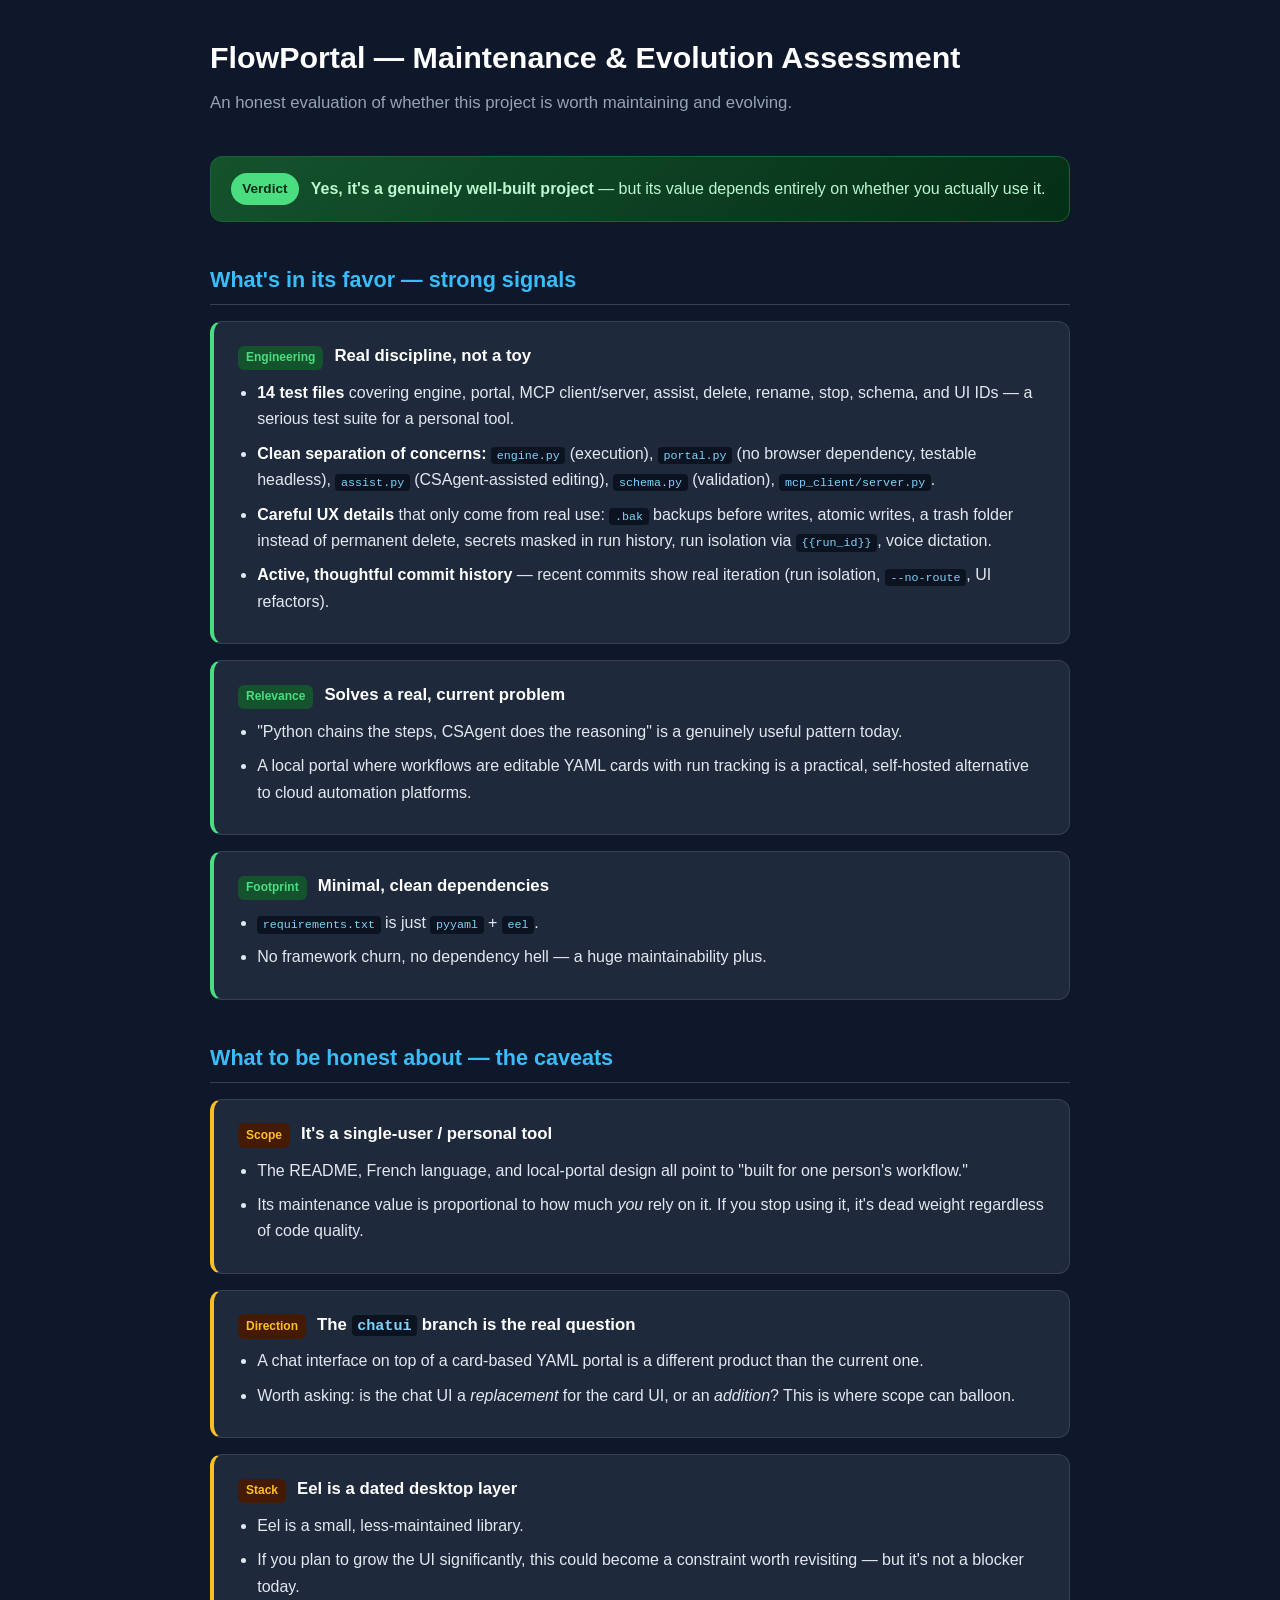
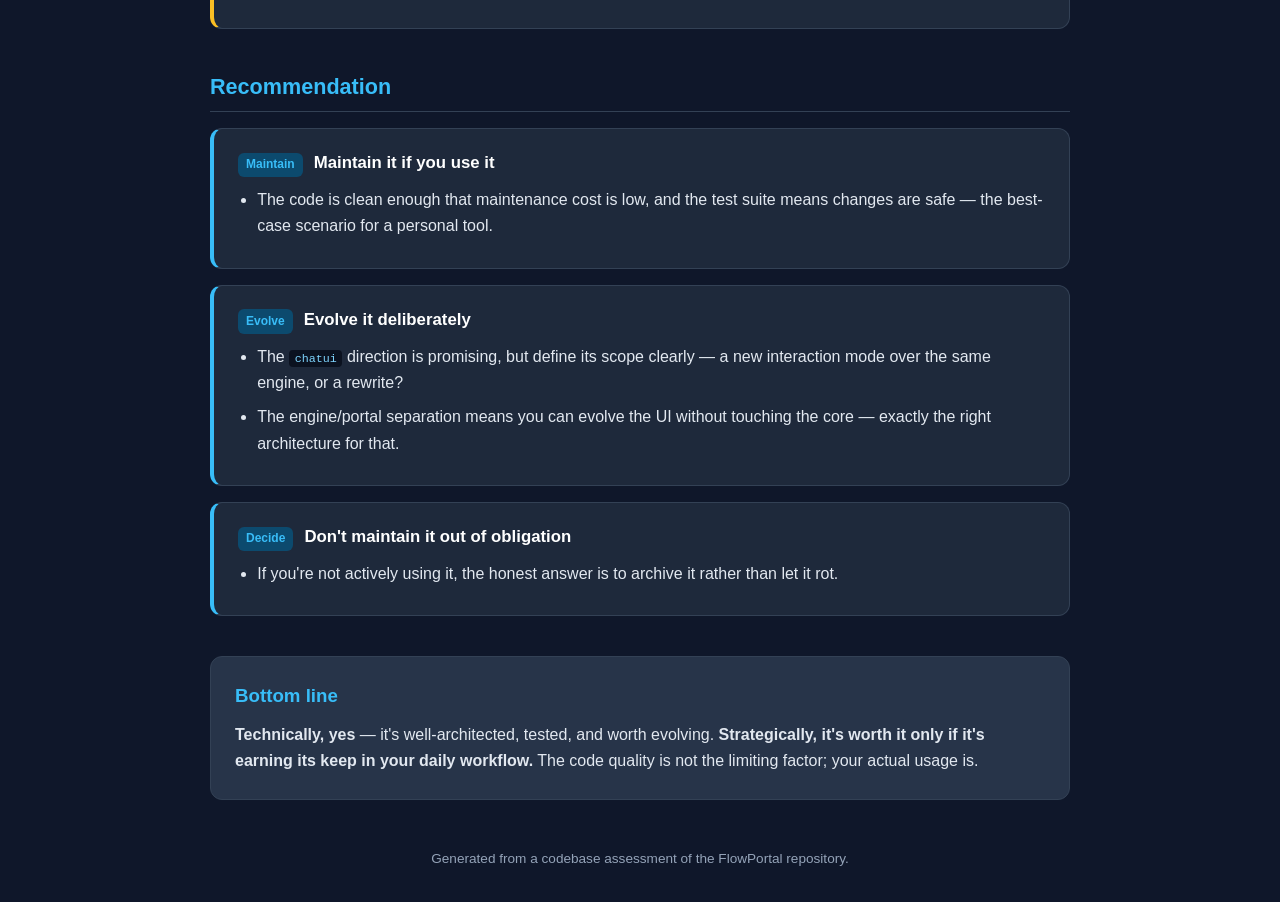
<file: docs/assessment.html>
<!DOCTYPE html>
<html lang="en">
<head>
<meta charset="UTF-8">
<meta name="viewport" content="width=device-width, initial-scale=1.0">
<title>FlowPortal — Maintenance &amp; Evolution Assessment</title>
<style>
  :root {
    --bg: #0f172a;
    --panel: #1e293b;
    --panel-2: #273449;
    --text: #e2e8f0;
    --muted: #94a3b8;
    --accent: #38bdf8;
    --green: #4ade80;
    --amber: #fbbf24;
    --red: #f87171;
    --border: #334155;
  }
  * { box-sizing: border-box; margin: 0; padding: 0; }
  body {
    font-family: -apple-system, BlinkMacSystemFont, "Segoe UI", Roboto, Helvetica, Arial, sans-serif;
    background: var(--bg);
    color: var(--text);
    line-height: 1.65;
    padding: 2rem 1rem;
  }
  .wrap { max-width: 860px; margin: 0 auto; }
  header { margin-bottom: 2.5rem; }
  header h1 { font-size: 1.9rem; color: #fff; margin-bottom: .4rem; }
  header .sub { color: var(--muted); font-size: 1.05rem; }
  .verdict {
    display: flex; align-items: center; gap: .75rem;
    background: linear-gradient(135deg, #14532d, #052e16);
    border: 1px solid #166534;
    border-radius: 12px;
    padding: 1rem 1.25rem;
    margin-bottom: 2rem;
  }
  .verdict .badge {
    background: var(--green); color: #052e16; font-weight: 700;
    padding: .3rem .7rem; border-radius: 999px; font-size: .85rem; white-space: nowrap;
  }
  .verdict p { color: #bbf7d0; }
  h2 {
    font-size: 1.35rem; color: var(--accent);
    margin: 2.5rem 0 1rem; padding-bottom: .4rem; border-bottom: 1px solid var(--border);
  }
  .card {
    background: var(--panel); border: 1px solid var(--border);
    border-radius: 12px; padding: 1.25rem 1.5rem; margin-bottom: 1rem;
  }
  .card h3 { font-size: 1.05rem; margin-bottom: .6rem; color: #fff; }
  .card ul { padding-left: 1.2rem; }
  .card li { margin-bottom: .5rem; }
  .card li strong { color: #fff; }
  .pro { border-left: 4px solid var(--green); }
  .con { border-left: 4px solid var(--amber); }
  .rec { border-left: 4px solid var(--accent); }
  .tag {
    display: inline-block; font-size: .75rem; font-weight: 600;
    padding: .15rem .5rem; border-radius: 6px; margin-right: .4rem;
  }
  .tag.green { background: #14532d; color: var(--green); }
  .tag.amber { background: #451a03; color: var(--amber); }
  .tag.blue  { background: #0c4a6e; color: var(--accent); }
  .bottom-line {
    background: var(--panel-2); border: 1px solid var(--border);
    border-radius: 12px; padding: 1.5rem; margin-top: 2.5rem;
  }
  .bottom-line h3 { color: var(--accent); margin-bottom: .6rem; }
  footer { margin-top: 3rem; color: var(--muted); font-size: .85rem; text-align: center; }
  code { background: #0b1220; padding: .1rem .35rem; border-radius: 4px; font-size: .9em; color: #7dd3fc; }
</style>
</head>
<body>
<div class="wrap">

  <header>
    <h1>FlowPortal — Maintenance &amp; Evolution Assessment</h1>
    <div class="sub">An honest evaluation of whether this project is worth maintaining and evolving.</div>
  </header>

  <div class="verdict">
    <span class="badge">Verdict</span>
    <p><strong>Yes, it's a genuinely well-built project</strong> — but its value depends entirely on whether you actually use it.</p>
  </div>

  <h2>What's in its favor — strong signals</h2>

  <div class="card pro">
    <h3><span class="tag green">Engineering</span> Real discipline, not a toy</h3>
    <ul>
      <li><strong>14 test files</strong> covering engine, portal, MCP client/server, assist, delete, rename, stop, schema, and UI IDs — a serious test suite for a personal tool.</li>
      <li><strong>Clean separation of concerns:</strong> <code>engine.py</code> (execution), <code>portal.py</code> (no browser dependency, testable headless), <code>assist.py</code> (CSAgent-assisted editing), <code>schema.py</code> (validation), <code>mcp_client/server.py</code>.</li>
      <li><strong>Careful UX details</strong> that only come from real use: <code>.bak</code> backups before writes, atomic writes, a trash folder instead of permanent delete, secrets masked in run history, run isolation via <code>{{run_id}}</code>, voice dictation.</li>
      <li><strong>Active, thoughtful commit history</strong> — recent commits show real iteration (run isolation, <code>--no-route</code>, UI refactors).</li>
    </ul>
  </div>

  <div class="card pro">
    <h3><span class="tag green">Relevance</span> Solves a real, current problem</h3>
    <ul>
      <li>"Python chains the steps, CSAgent does the reasoning" is a genuinely useful pattern today.</li>
      <li>A local portal where workflows are editable YAML cards with run tracking is a practical, self-hosted alternative to cloud automation platforms.</li>
    </ul>
  </div>

  <div class="card pro">
    <h3><span class="tag green">Footprint</span> Minimal, clean dependencies</h3>
    <ul>
      <li><code>requirements.txt</code> is just <code>pyyaml</code> + <code>eel</code>.</li>
      <li>No framework churn, no dependency hell — a huge maintainability plus.</li>
    </ul>
  </div>

  <h2>What to be honest about — the caveats</h2>

  <div class="card con">
    <h3><span class="tag amber">Scope</span> It's a single-user / personal tool</h3>
    <ul>
      <li>The README, French language, and local-portal design all point to "built for one person's workflow."</li>
      <li>Its maintenance value is proportional to how much <em>you</em> rely on it. If you stop using it, it's dead weight regardless of code quality.</li>
    </ul>
  </div>

  <div class="card con">
    <h3><span class="tag amber">Direction</span> The <code>chatui</code> branch is the real question</h3>
    <ul>
      <li>A chat interface on top of a card-based YAML portal is a different product than the current one.</li>
      <li>Worth asking: is the chat UI a <em>replacement</em> for the card UI, or an <em>addition</em>? This is where scope can balloon.</li>
    </ul>
  </div>

  <div class="card con">
    <h3><span class="tag amber">Stack</span> Eel is a dated desktop layer</h3>
    <ul>
      <li>Eel is a small, less-maintained library.</li>
      <li>If you plan to grow the UI significantly, this could become a constraint worth revisiting — but it's not a blocker today.</li>
    </ul>
  </div>

  <h2>Recommendation</h2>

  <div class="card rec">
    <h3><span class="tag blue">Maintain</span> Maintain it if you use it</h3>
    <ul>
      <li>The code is clean enough that maintenance cost is low, and the test suite means changes are safe — the best-case scenario for a personal tool.</li>
    </ul>
  </div>

  <div class="card rec">
    <h3><span class="tag blue">Evolve</span> Evolve it deliberately</h3>
    <ul>
      <li>The <code>chatui</code> direction is promising, but define its scope clearly — a new interaction mode over the same engine, or a rewrite?</li>
      <li>The engine/portal separation means you can evolve the UI without touching the core — exactly the right architecture for that.</li>
    </ul>
  </div>

  <div class="card rec">
    <h3><span class="tag blue">Decide</span> Don't maintain it out of obligation</h3>
    <ul>
      <li>If you're not actively using it, the honest answer is to archive it rather than let it rot.</li>
    </ul>
  </div>

  <div class="bottom-line">
    <h3>Bottom line</h3>
    <p><strong>Technically, yes</strong> — it's well-architected, tested, and worth evolving. <strong>Strategically, it's worth it only if it's earning its keep in your daily workflow.</strong> The code quality is not the limiting factor; your actual usage is.</p>
  </div>

  <footer>Generated from a codebase assessment of the FlowPortal repository.</footer>

</div>
</body>
</html>
</file>
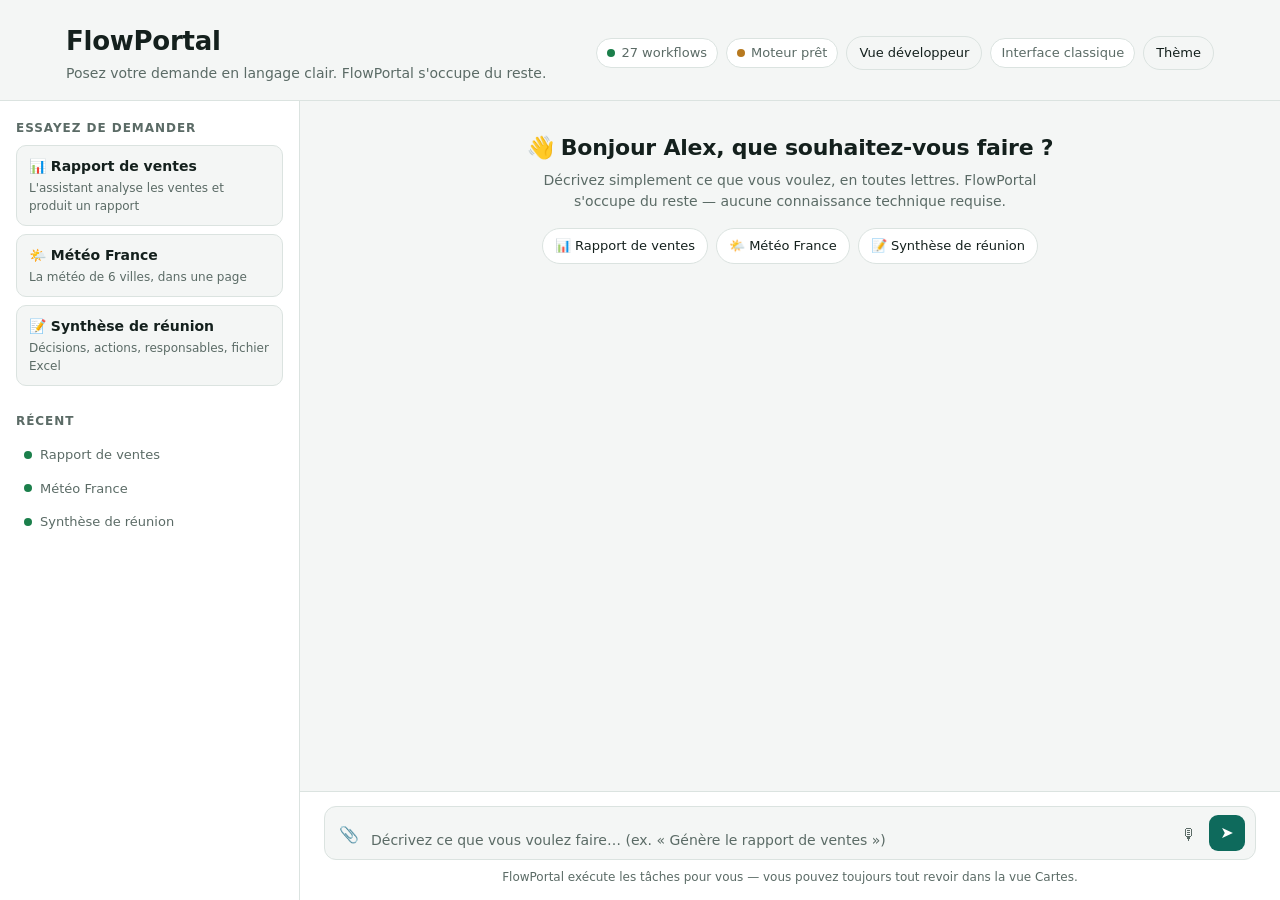
<file: docs/chatui-mockup.html>
<!DOCTYPE html>
<html lang="fr">
<head>
<meta charset="UTF-8">
<meta name="viewport" content="width=device-width, initial-scale=1.0">
<title>FlowPortal — Chat (maquette interactive)</title>
<style>
  /* ===== Design system repris de ui/portal.css ===== */
  :root {
    --bg: #f4f6f5;
    --surface: #fff;
    --ink: #14201d;
    --mute: #5b6b66;
    --line: #dbe3e0;
    --accent: #0e6a5c;
    --accent-ink: #fff;
    --human: #b7791f;
    --mcp: #2b5fb8;
    --bad: #b3261e;
    --ok: #1b7f4b;
    --shadow: 0 1px 2px rgba(20, 32, 29, 0.06), 0 8px 24px -12px rgba(20, 32, 29, 0.18);
  }
  @media (prefers-color-scheme: dark) {
    :root:not([data-theme="light"]) {
      --bg: #0e1513; --surface: #151e1b; --ink: #e6efec; --mute: #93a39d;
      --line: #27332f; --accent: #3fb59f; --accent-ink: #062019;
      --human: #e0a64a; --mcp: #7da6ec; --bad: #f08a82; --ok: #59c98d;
      --shadow: 0 1px 2px #0006, 0 8px 24px -12px #000a;
    }
  }
  :root[data-theme="dark"] {
    --bg: #0e1513; --surface: #151e1b; --ink: #e6efec; --mute: #93a39d;
    --line: #27332f; --accent: #3fb59f; --accent-ink: #062019;
    --human: #e0a64a; --mcp: #7da6ec; --bad: #f08a82; --ok: #59c98d;
    --shadow: 0 1px 2px #0006, 0 8px 24px -12px #000a;
  }
  * { box-sizing: border-box; margin: 0; padding: 0; }
  body {
    background: var(--bg); color: var(--ink);
    font: 15px/1.5 "Hanken Grotesk", "Segoe UI", system-ui, sans-serif;
    height: 100vh; display: flex; flex-direction: column;
  }
  h1, h2, h3 { font-family: "Bricolage Grotesque", "Segoe UI", system-ui, sans-serif; letter-spacing: -0.01em; }
  button { font: inherit; }
  button:focus-visible, textarea:focus-visible { outline: 2px solid var(--accent); outline-offset: 2px; }
  * { scrollbar-width: thin; scrollbar-color: var(--line) transparent; }

  /* ===== Header ===== */
  .page { max-width: 1180px; margin: 0 auto; padding: 0 16px; width: 100%; }
  header {
    display: flex; flex-wrap: wrap; gap: 12px 24px; align-items: center;
    justify-content: space-between; padding: 22px 0 16px;
  }
  header h1 { font-size: 26px; font-weight: 700; }
  header p { margin: 2px 0 0; color: var(--mute); font-size: 14px; }
  .status-chips { display: flex; flex-wrap: wrap; gap: 8px; align-items: center; }
  .status-chip {
    display: inline-flex; align-items: center; gap: 6px; padding: 4px 10px;
    border: 1px solid var(--line); border-radius: 999px; background: var(--surface);
    font-size: 13px; color: var(--mute); text-decoration: none; cursor: pointer;
  }
  .status-dot { width: 8px; height: 8px; border-radius: 50%; background: var(--ok); }
  .status-dot.run { background: var(--human); }
  .button-secondary {
    padding: 6px 12px; border: 1px solid var(--line); border-radius: 999px;
    background: transparent; color: var(--ink); font-size: 13px; cursor: pointer;
  }
  .button-secondary[aria-pressed="true"] { background: var(--accent); color: var(--accent-ink); border-color: var(--accent); }
  .button-primary {
    padding: 8px 16px; border-radius: 9px; border: 1px solid var(--accent);
    background: var(--accent); color: var(--accent-ink); font-weight: 600; cursor: pointer;
  }
  .button-primary.is-ghost { background: transparent; color: var(--ink); border-color: var(--line); }
  .button-primary.is-danger { background: transparent; color: var(--bad); border-color: var(--bad); }

  /* ===== Layout chat ===== */
  .chat-layout { flex: 1; display: flex; overflow: hidden; border-top: 1px solid var(--line); }

  /* Sidebar */
  .sidebar {
    width: 300px; background: var(--surface); border-right: 1px solid var(--line);
    padding: 18px 16px; overflow-y: auto; display: flex; flex-direction: column; gap: 18px;
  }
  .sidebar h4 { font-size: 12px; text-transform: uppercase; letter-spacing: .08em; color: var(--mute); margin-bottom: 8px; }
  .suggestion {
    display: block; width: 100%; text-align: left; background: var(--bg);
    border: 1px solid var(--line); border-radius: 10px; padding: 10px 12px;
    cursor: pointer; color: var(--ink); margin-bottom: 8px;
  }
  .suggestion:hover { border-color: var(--accent); }
  .suggestion .title { font-weight: 600; font-size: 14px; }
  .suggestion .desc { font-size: 12px; color: var(--mute); margin-top: 2px; }
  .history-item {
    display: flex; align-items: center; gap: 8px; padding: 7px 8px; border-radius: 8px;
    cursor: pointer; font-size: 13px; color: var(--mute);
  }
  .history-item:hover { background: var(--bg); color: var(--ink); }
  .history-item .dot { width: 8px; height: 8px; border-radius: 50%; background: var(--ok); flex-shrink: 0; }

  /* Chat area */
  .chat { flex: 1; display: flex; flex-direction: column; overflow: hidden; }
  .messages { flex: 1; overflow-y: auto; padding: 20px 24px; display: flex; flex-direction: column; gap: 16px; }
  .msg { display: flex; gap: 10px; max-width: 86%; }
  .msg.user { align-self: flex-end; flex-direction: row-reverse; }
  .msg .bubble {
    padding: 10px 14px; border-radius: 14px; font-size: 14px; line-height: 1.5;
    background: var(--surface); border: 1px solid var(--line); box-shadow: var(--shadow);
  }
  .msg.user .bubble { background: var(--accent); color: var(--accent-ink); border-color: var(--accent); border-bottom-right-radius: 4px; }
  .msg.bot .bubble { border-bottom-left-radius: 4px; }
  .msg .who { font-size: 12px; color: var(--mute); margin-bottom: 4px; font-weight: 600; }

  /* ===== Carte workflow — vue développeur ===== */
  .wf-card {
    margin-top: 12px; background: var(--surface); border: 1px solid var(--line);
    border-radius: 12px; box-shadow: var(--shadow); overflow: hidden;
  }
  .wf-card .wf-head { display: flex; align-items: center; gap: 10px; padding: 12px 14px; border-bottom: 1px solid var(--line); flex-wrap: wrap; }
  .wf-card .wf-name { font-weight: 700; font-size: 15px; }
  .wf-card .wf-desc { font-size: 12px; color: var(--mute); padding: 8px 14px 0; }
  .run-status-badge { display: inline-block; padding: 2px 10px; border-radius: 999px; font-size: 12px; font-weight: 600; border: 1px solid; margin-left: auto; }
  .run-status-badge.ok { color: var(--ok); border-color: var(--ok); }
  .run-status-badge.error { color: var(--bad); border-color: var(--bad); }
  .run-status-badge.running { color: var(--human); border-color: var(--human); }
  .run-status-badge.wait { color: var(--human); border-color: var(--human); background: color-mix(in srgb, var(--human) 12%, transparent); }
  .step-timeline { display: flex; align-items: center; padding: 10px 14px 0; }
  .step-dot { width: 12px; height: 12px; border-radius: 50%; background: var(--line); flex: 0 0 auto; }
  .step-dot.agent { background: var(--accent); }
  .step-dot.human_approval, .step-dot.user_input { background: var(--human); border-radius: 3px; transform: rotate(45deg); }
  .step-dot.mcp_call, .step-dot.mcp_tools { background: var(--mcp); }
  .step-dot.python, .step-dot.shell { background: var(--mute); }
  .step-dot.file_write, .step-dot.file_read, .step-dot.log { background: var(--mute); }
  .step-dot.http_get { background: var(--mcp); }
  .step-connector { height: 2px; background: var(--line); flex: 1 1 4px; min-width: 3px; }
  ol.step-list { list-style: none; margin: 0; padding: 8px 14px 4px; display: grid; gap: 2px; }
  ol.step-list li { display: flex; gap: 10px; align-items: flex-start; padding: 6px 8px; border-radius: 8px; font-size: 13px; }
  ol.step-list li .step-icon { width: 18px; flex: 0 0 18px; text-align: center; font-weight: 700; color: var(--mute); }
  ol.step-list li.run { background: color-mix(in srgb, var(--accent) 12%, transparent); }
  ol.step-list li.run .step-icon { color: var(--accent); }
  ol.step-list li.ok .step-icon { color: var(--ok); }
  ol.step-list li.err .step-icon { color: var(--bad); }
  ol.step-list li.wait { background: color-mix(in srgb, var(--human) 16%, transparent); }
  ol.step-list li.wait .step-icon { color: var(--human); }
  ol.step-list small { display: block; color: var(--mute); font-family: "IBM Plex Mono", ui-monospace, Consolas, monospace; font-size: 11px; }
  .step-type { font-size: 10px; text-transform: uppercase; letter-spacing: .05em; color: var(--mute); margin-left: auto; flex-shrink: 0; }
  .wf-card .meta { font-size: 12px; color: var(--mute); padding: 4px 14px 0; }
  .wf-card .actions { display: flex; gap: 8px; flex-wrap: wrap; padding: 10px 14px 14px; }
  .progress { height: 6px; background: var(--line); border-radius: 999px; overflow: hidden; margin: 8px 14px 0; }
  .progress .fill { height: 100%; width: 0%; background: var(--accent); border-radius: 999px; transition: width .4s; }

  /* ===== Carte simple — vue non-technique ===== */
  .simple-card {
    margin-top: 12px; background: var(--surface); border: 1px solid var(--line);
    border-radius: 14px; box-shadow: var(--shadow); padding: 14px 16px; display: grid; gap: 12px;
  }
  .simple-card .sc-head { display: flex; align-items: center; gap: 10px; }
  .simple-card .sc-title { font-weight: 700; font-size: 15px; }
  .simple-card .sc-status { margin-left: auto; font-size: 12px; font-weight: 600; padding: 3px 10px; border-radius: 999px; }
  .sc-status.ok { color: var(--ok); background: color-mix(in srgb, var(--ok) 12%, transparent); }
  .sc-status.running { color: var(--human); background: color-mix(in srgb, var(--human) 14%, transparent); }
  .sc-status.wait { color: var(--human); background: color-mix(in srgb, var(--human) 14%, transparent); }
  .sc-status.error { color: var(--bad); background: color-mix(in srgb, var(--bad) 12%, transparent); }
  .simple-card .sc-progress { display: flex; align-items: center; gap: 10px; }
  .simple-card .sc-bar { flex: 1; height: 8px; background: var(--line); border-radius: 999px; overflow: hidden; }
  .simple-card .sc-bar .fill { height: 100%; width: 0%; background: var(--accent); border-radius: 999px; transition: width .4s; }
  .simple-card .sc-count { font-size: 12px; color: var(--mute); white-space: nowrap; }
  .simple-card .sc-steps { display: grid; gap: 6px; }
  .simple-card .sc-step { display: flex; align-items: center; gap: 10px; font-size: 13px; padding: 6px 8px; border-radius: 8px; }
  .simple-card .sc-step .sc-ico { width: 24px; height: 24px; border-radius: 50%; background: var(--bg); display: flex; align-items: center; justify-content: center; flex-shrink: 0; font-size: 13px; }
  .simple-card .sc-step.done { color: var(--mute); }
  .simple-card .sc-step.done .sc-ico { background: color-mix(in srgb, var(--ok) 15%, transparent); }
  .simple-card .sc-step.active { background: color-mix(in srgb, var(--accent) 10%, transparent); font-weight: 600; }
  .simple-card .sc-step.active .sc-ico { background: var(--accent); color: var(--accent-ink); }
  .simple-card .sc-step.pending { color: var(--mute); }
  .simple-card .sc-step .sc-check { margin-left: auto; color: var(--ok); font-weight: 700; }
  .simple-card .sc-actions { display: flex; gap: 8px; flex-wrap: wrap; }

  /* Decision gate */
  .decision-gate { border: 1px solid var(--human); border-radius: 10px; padding: 12px; display: grid; gap: 10px; background: var(--surface); margin-top: 12px; }
  .decision-gate .gate-title { font-weight: 600; color: var(--human); font-size: 14px; }
  .decision-gate .gate-desc { font-size: 13px; color: var(--mute); }
  .decision-gate .button-row { display: flex; gap: 8px; flex-wrap: wrap; }
  .kv { font-size: 13px; display: grid; gap: 2px; }

  /* Input */
  .input-area { border-top: 1px solid var(--line); padding: 14px 24px; background: var(--surface); }
  .input-box { display: flex; align-items: flex-end; gap: 8px; background: var(--bg); border: 1px solid var(--line); border-radius: 12px; padding: 8px 10px; }
  .input-box:focus-within { border-color: var(--accent); }
  .input-box textarea { flex: 1; background: transparent; border: none; outline: none; color: var(--ink); font: inherit; font-size: 14px; resize: none; max-height: 120px; line-height: 1.4; }
  .input-box textarea::placeholder { color: var(--mute); }
  .icon-btn { background: transparent; border: none; color: var(--mute); cursor: pointer; font-size: 16px; padding: 4px; border-radius: 6px; }
  .icon-btn:hover { background: var(--surface); color: var(--ink); }
  .send-btn { background: var(--accent); border: none; color: var(--accent-ink); font-weight: 700; width: 36px; height: 36px; border-radius: 9px; cursor: pointer; font-size: 16px; flex-shrink: 0; }
  .hint { text-align: center; color: var(--mute); font-size: 12px; margin-top: 8px; }

  /* Welcome */
  .welcome { text-align: center; padding: 10px 0 4px; }
  .welcome h2 { font-size: 22px; margin-bottom: 6px; }
  .welcome p { color: var(--mute); max-width: 540px; margin: 0 auto 16px; font-size: 14px; }
  .chips { display: flex; flex-wrap: wrap; gap: 8px; justify-content: center; }
  .chip { background: var(--surface); border: 1px solid var(--line); color: var(--ink); padding: 7px 12px; border-radius: 999px; cursor: pointer; font-size: 13px; }
  .chip:hover { border-color: var(--accent); color: var(--accent); }

  .typing { display: inline-flex; gap: 4px; align-items: center; }
  .typing i { width: 6px; height: 6px; border-radius: 50%; background: var(--mute); animation: blink 1.2s infinite; }
  .typing i:nth-child(2) { animation-delay: .2s; }
  .typing i:nth-child(3) { animation-delay: .4s; }
  @keyframes blink { 0%,80%,100% { opacity: .2; } 40% { opacity: 1; } }
  .hidden { display: none !important; }
</style>
</head>
<body>

  <!-- Header -->
  <div class="page">
    <header>
      <div>
        <h1>FlowPortal</h1>
        <p id="tagline">Posez votre demande en langage clair. FlowPortal s'occupe du reste.</p>
      </div>
      <div class="status-chips">
        <span class="status-chip"><span class="status-dot"></span> 27 workflows</span>
        <span class="status-chip"><span class="status-dot run"></span> Moteur prêt</span>
        <button class="status-chip" id="view-cards">Interface classique</button>
        <button class="button-secondary" id="theme-toggle">Thème</button>
      </div>
    </header>
  </div>

  <div class="chat-layout">
    <!-- Sidebar -->
    <aside class="sidebar">
      <div>
        <h4>Essayez de demander</h4>
        <button class="suggestion" data-prompt="Génère le rapport de ventes.">
          <div class="title">📊 Rapport de ventes</div>
          <div class="desc">L'assistant analyse les ventes et produit un rapport</div>
        </button>
        <button class="suggestion" data-prompt="Quel temps fait-il aujourd'hui ?">
          <div class="title">🌤️ Météo France</div>
          <div class="desc">La météo de 6 villes, dans une page</div>
        </button>
        <button class="suggestion" data-prompt="Fais la synthèse de ma réunion.">
          <div class="title">📝 Synthèse de réunion</div>
          <div class="desc">Décisions, actions, responsables, fichier Excel</div>
        </button>
      </div>
      <div>
        <h4>Récent</h4>
        <div class="history-item"><span class="dot"></span> Rapport de ventes</div>
        <div class="history-item"><span class="dot"></span> Météo France</div>
        <div class="history-item"><span class="dot"></span> Synthèse de réunion</div>
      </div>
    </aside>

    <!-- Chat -->
    <main class="chat">
      <div class="messages" id="messages">
        <div class="welcome" id="welcome">
          <h2>👋 Bonjour Alex, que souhaitez-vous faire ?</h2>
          <p>Décrivez simplement ce que vous voulez, en toutes lettres. FlowPortal s'occupe du reste — aucune connaissance technique requise.</p>
          <div class="chips">
            <button class="chip" data-prompt="Génère le rapport de ventes.">📊 Rapport de ventes</button>
            <button class="chip" data-prompt="Quel temps fait-il aujourd'hui ?">🌤️ Météo France</button>
            <button class="chip" data-prompt="Fais la synthèse de ma réunion.">📝 Synthèse de réunion</button>
          </div>
        </div>
      </div>

      <div class="input-area">
        <div class="input-box">
          <button class="icon-btn" title="Joindre">📎</button>
          <textarea id="input" rows="1" placeholder="Décrivez ce que vous voulez faire… (ex. « Génère le rapport de ventes »)"></textarea>
          <button class="icon-btn" title="Dicter">🎙</button>
          <button class="send-btn" id="send" title="Envoyer">➤</button>
        </div>
        <div class="hint">FlowPortal exécute les tâches pour vous — vous pouvez toujours tout revoir dans la vue Cartes.</div>
      </div>
    </main>
  </div>

<script>
  const messagesEl = document.getElementById('messages');
  const inputEl = document.getElementById('input');
  const sendBtn = document.getElementById('send');
  const welcomeEl = document.getElementById('welcome');

  // ===== Vue : 'simple' (non-technique) ou 'dev' (développeur) =====
  let view = 'simple';

  // Bascule de vue dans le header
  const viewBtn = document.createElement('button');
  viewBtn.className = 'button-secondary';
  viewBtn.id = 'view-toggle';
  viewBtn.textContent = 'Vue développeur';
  document.querySelector('.status-chips').insertBefore(viewBtn, document.getElementById('view-cards'));
  viewBtn.addEventListener('click', () => {
    view = view === 'simple' ? 'dev' : 'simple';
    viewBtn.textContent = view === 'simple' ? 'Vue développeur' : 'Vue simple';
    document.getElementById('tagline').textContent = view === 'simple'
      ? 'Posez votre demande en langage clair. FlowPortal s\'occupe du reste.'
      : 'Posez votre demande en langage clair. FlowPortal s\'occupe du reste. (vue technique)';
  });

  // Thème
  document.getElementById('theme-toggle').addEventListener('click', () => {
    const root = document.documentElement;
    root.setAttribute('data-theme', root.getAttribute('data-theme') === 'dark' ? 'light' : 'dark');
  });

  inputEl.addEventListener('input', () => {
    inputEl.style.height = 'auto';
    inputEl.style.height = Math.min(inputEl.scrollHeight, 120) + 'px';
  });

  function scrollBottom() { messagesEl.scrollTop = messagesEl.scrollHeight; }
  function addMsg(role, html) {
    const div = document.createElement('div');
    div.className = 'msg ' + role;
    const who = role === 'user' ? '' : '<div class="who">FlowPortal</div>';
    div.innerHTML = who + '<div class="bubble">' + html + '</div>';
    messagesEl.appendChild(div);
    scrollBottom();
    return div;
  }
  function addTyping() {
    const div = document.createElement('div');
    div.className = 'msg bot'; div.id = 'typing';
    div.innerHTML = '<div class="who">FlowPortal</div><div class="bubble"><span class="typing"><i></i><i></i><i></i></span></div>';
    messagesEl.appendChild(div); scrollBottom(); return div;
  }
  function removeTyping() { const t = document.getElementById('typing'); if (t) t.remove(); }
  function think(ms) { return new Promise(r => setTimeout(r, ms)); }

  // ===== Données des workflows (extraits des YAML réels) =====
  const workflows = {
    'sales-report-pipeline': {
      name: 'sales-report-pipeline',
      friendly: 'Votre rapport de ventes',
      desc: 'Écrit un CSV, CSAgent l\'analyse et produit un rapport markdown, puis l\'affiche.',
      friendlyDesc: 'Rassemble les ventes de la semaine et rédige un résumé clair.',
      steps: [
        { id: 'create_data', type: 'file_write', desc: 'Création des données', friendly: '📥 Récupération des données de ventes' },
        { id: 'analyze', type: 'agent', desc: 'Analyse par CSAgent', friendly: '🤖 Rédaction du résumé par l\'assistant' },
        { id: 'read_report', type: 'file_read', desc: 'Lecture du rapport', friendly: '📖 Relecture du rapport' },
        { id: 'line_count', type: 'python', desc: 'Comptage des lignes', friendly: '🧮 Vérification du contenu' },
        { id: 'print_report', type: 'log', desc: 'Affichage du rapport', friendly: '📄 Affichage du rapport' }
      ]
    },
    'weather': {
      name: 'weather',
      friendly: 'La météo de vos villes',
      desc: 'Récupère la météo de 6 villes, génère une page HTML combinée et l\'ouvre dans le navigateur.',
      friendlyDesc: 'Récupère la météo de 6 villes et ouvre une page claire dans votre navigateur.',
      steps: [
        { id: 'fetch_paris', type: 'http_get', desc: 'Météo Paris', friendly: '🌤️ Météo de Paris' },
        { id: 'fetch_cuvergnon', type: 'http_get', desc: 'Météo Cuvergnon', friendly: '🌤️ Météo de Cuvergnon' },
        { id: 'fetch_bordeaux', type: 'http_get', desc: 'Météo Bordeaux', friendly: '🌤️ Météo de Bordeaux' },
        { id: 'fetch_lyon', type: 'http_get', desc: 'Météo Lyon', friendly: '🌤️ Météo de Lyon' },
        { id: 'fetch_lille', type: 'http_get', desc: 'Météo Lille', friendly: '🌤️ Météo de Lille' },
        { id: 'fetch_marseille', type: 'http_get', desc: 'Météo Marseille', friendly: '🌤️ Météo de Marseille' },
        { id: 'write_script', type: 'file_write', desc: 'Écriture du script HTML', friendly: '🛠️ Préparation de la page' },
        { id: 'generate_html', type: 'python', desc: 'Génération de la page HTML', friendly: '🎨 Création de la page météo' },
        { id: 'open_html', type: 'python', desc: 'Ouverture dans le navigateur', friendly: '🌐 Ouverture dans le navigateur' },
        { id: 'done', type: 'log', desc: 'Fin', friendly: '✅ Terminé' }
      ]
    },
    'meeting-digest': {
      name: 'meeting-digest',
      friendly: 'La synthèse de votre réunion',
      desc: 'Synthèse de réunion : transcription, structuration par CSAgent, validation humaine, export Excel et Markdown, rapport HTML.',
      friendlyDesc: 'Transforme votre réunion en décisions et actions claires, puis en fichier Excel.',
      steps: [
        { id: 'preparer', type: 'python', desc: 'Préparation de la transcription', friendly: '📝 Lecture de la transcription' },
        { id: 'structurer', type: 'agent', desc: 'Synthèse, décisions et actions (CSAgent)', friendly: '🤖 Rédaction de la synthèse par l\'assistant' },
        { id: 'valider', type: 'human_approval', desc: 'Validation de la structuration', friendly: '👤 Votre validation' },
        { id: 'exporter', type: 'python', desc: 'Export Excel (XLSX) et Markdown', friendly: '📊 Création du fichier Excel' },
        { id: 'rapport', type: 'python', desc: 'Rapport de synthèse', friendly: '📄 Préparation du résumé' },
        { id: 'ouvrir', type: 'python', desc: 'Ouverture du rapport', friendly: '🌐 Ouverture du résumé' },
        { id: 'fin', type: 'log', desc: 'Fin', friendly: '✅ Terminé' }
      ]
    }
  };

  // ===== Rendu carte développeur =====
  function wfCardDev(wf, status, meta, stepStates, actionsHtml) {
    const timeline = wf.steps.map(s => '<span class="step-dot ' + s.type + '"></span>').join('<span class="step-connector"></span>');
    const list = wf.steps.map((s, i) => {
      const st = stepStates[i] || '';
      const icon = st === 'ok' ? '✓' : st === 'err' ? '✕' : st === 'run' ? '●' : st === 'wait' ? '◔' : '○';
      return '<li class="' + st + '"><span class="step-icon">' + icon + '</span><div>' + s.desc + '<small>' + s.id + ' · ' + s.type + '</small></div><span class="step-type">' + s.type + '</span></li>';
    }).join('');
    return '<div class="wf-card"><div class="wf-head"><span class="wf-name">' + wf.name + '</span><span class="run-status-badge ' + status.cls + '">' + status.label + '</span></div>' +
      '<div class="wf-desc">' + wf.desc + '</div><div class="step-timeline">' + timeline + '</div><ol class="step-list">' + list + '</ol>' +
      (meta ? '<div class="meta">' + meta + '</div>' : '') +
      (actionsHtml ? '<div class="actions">' + actionsHtml + '</div>' : '') + '</div>';
  }

  // ===== Rendu carte simple (non-technique) =====
  function wfCardSimple(wf, status, meta, stepStates, actionsHtml) {
    const total = wf.steps.length;
    const doneCount = stepStates.filter(s => s === 'ok').length;
    const pct = Math.round(doneCount / total * 100);
    const statusLabel = status.label;
    const statusCls = status.cls === 'ok' ? 'ok' : status.cls === 'error' ? 'error' : status.cls === 'wait' ? 'wait' : 'running';

    const steps = wf.steps.map((s, i) => {
      const st = stepStates[i] || '';
      let cls = 'pending', ico = s.friendly.split(' ')[0], check = '';
      if (st === 'ok') { cls = 'done'; check = '<span class="sc-check">✓</span>'; }
      else if (st === 'run') { cls = 'active'; }
      else if (st === 'wait') { cls = 'active'; }
      return '<div class="sc-step ' + cls + '"><span class="sc-ico">' + ico + '</span><span>' + s.friendly.replace(/^[^\s]+\s/, '') + '</span>' + check + '</div>';
    }).join('');

    return '<div class="simple-card">' +
      '<div class="sc-head"><span class="sc-title">' + wf.friendly + '</span><span class="sc-status ' + statusCls + '">' + statusLabel + '</span></div>' +
      '<div class="sc-progress"><div class="sc-bar"><div class="fill" style="width:' + pct + '%"></div></div><span class="sc-count">' + doneCount + '/' + total + '</span></div>' +
      '<div class="sc-steps">' + steps + '</div>' +
      (meta ? '<div class="meta" style="font-size:12px;color:var(--mute)">' + meta + '</div>' : '') +
      (actionsHtml ? '<div class="sc-actions">' + actionsHtml + '</div>' : '') +
      '</div>';
  }

  // ===== Rendu selon la vue =====
  function wfCard(wf, status, meta, stepStates, actionsHtml) {
    return view === 'simple'
      ? wfCardSimple(wf, status, meta, stepStates, actionsHtml)
      : wfCardDev(wf, status, meta, stepStates, actionsHtml);
  }

  // ===== Scénarios =====
  const scenarios = {
    'rapport': {
      match: /rapport|vente|sales/i,
      run: async () => {
        addMsg('user', 'Génère le rapport de ventes.');
        addTyping(); await think(900); removeTyping();
        const wf = workflows['sales-report-pipeline'];
        addMsg('bot',
          (view === 'simple'
            ? 'Bien sûr ! Je vais préparer <strong>votre rapport de ventes</strong>. Voici ce que je fais :'
            : 'J\'ai trouvé le workflow <strong>« sales-report-pipeline »</strong>. Voici ce qu\'il va faire :') +
          wfCard(wf, { cls: 'running', label: 'En cours' },
            view === 'simple' ? 'Étape 2 sur 5 · Rédaction du résumé…' : 'Lancé à l\'instant · Étape 2 sur 5 · Analyse par CSAgent…',
            ['ok', 'run', '', '', ''],
            '<button class="button-primary is-ghost" onclick="window.__stop(this)">⏹ Arrêter</button>' +
            '<button class="button-primary is-ghost" onclick="window.__details(this)">📄 Détails</button>')
        );
        await think(2800);
        const cards = document.querySelectorAll(view === 'simple' ? '.simple-card' : '.wf-card');
        const last = cards[cards.length - 1];
        if (last) {
          if (view === 'simple') {
            last.querySelector('.sc-status').outerHTML = '<span class="sc-status ok">Terminé</span>';
            last.querySelector('.sc-bar .fill').style.width = '100%';
            last.querySelector('.sc-count').textContent = '5/5';
            last.querySelectorAll('.sc-step').forEach(el => { el.classList.remove('active','pending'); el.classList.add('done'); if (!el.querySelector('.sc-check')) el.insertAdjacentHTML('beforeend','<span class="sc-check">✓</span>'); });
            last.querySelector('.meta').textContent = 'Terminé en 42 s · Votre rapport est prêt';
            last.querySelector('.sc-actions').innerHTML = '<button class="button-primary" onclick="window.__result(this)">📄 Voir le rapport</button><button class="button-primary is-ghost" onclick="window.__rerun(this)">🔁 Recommencer</button>';
          } else {
            last.querySelector('.run-status-badge').outerHTML = '<span class="run-status-badge ok">Terminé</span>';
            last.querySelector('.meta').textContent = 'Terminé en 42 s · Rapport prêt → tmp/report.md';
            last.querySelector('.step-list').innerHTML =
              '<li class="ok"><span class="step-icon">✓</span><div>Création des données<small>create_data · file_write</small></div><span class="step-type">Écriture</span></li>' +
              '<li class="ok"><span class="step-icon">✓</span><div>Analyse par CSAgent<small>analyze · agent</small></div><span class="step-type">CSAgent</span></li>' +
              '<li class="ok"><span class="step-icon">✓</span><div>Lecture du rapport<small>read_report · file_read</small></div><span class="step-type">Lecture</span></li>' +
              '<li class="ok"><span class="step-icon">✓</span><div>Comptage des lignes<small>line_count · python</small></div><span class="step-type">Python</span></li>' +
              '<li class="ok"><span class="step-icon">✓</span><div>Affichage du rapport<small>print_report · log</small></div><span class="step-type">Journal</span></li>';
            last.querySelector('.actions').innerHTML = '<button class="button-primary" onclick="window.__result(this)">📄 Voir le résultat</button><button class="button-primary is-ghost" onclick="window.__rerun(this)">🔁 Relancer</button>';
          }
          addMsg('bot', view === 'simple'
            ? 'C\'est fait ✅ Votre rapport de ventes est prêt. Voulez-vous que je l\'envoie aussi par e-mail la prochaine fois ?'
            : 'C\'est fait ✅ Le rapport de ventes a été généré. Voulez-vous que je l\'envoie aussi par e-mail la prochaine fois ?');
        }
      }
    },
    'meteo': {
      match: /météo|meteo|temps|weather/i,
      run: async () => {
        addMsg('user', 'Quel temps fait-il aujourd\'hui ?');
        addTyping(); await think(1000); removeTyping();
        const wf = workflows['weather'];
        addMsg('bot',
          (view === 'simple'
            ? 'Je m\'en occupe ! Je récupère la météo de vos 6 villes :'
            : 'J\'ai trouvé le workflow <strong>« weather »</strong>. Voici son déroulement :') +
          wfCard(wf, { cls: 'running', label: 'En cours' },
            view === 'simple' ? 'Étape 3 sur 10 · Météo de Bordeaux…' : 'Lancé à l\'instant · Étape 3 sur 10 · Récupération météo Bordeaux…',
            ['ok', 'ok', 'run', '', '', '', '', '', '', ''],
            '<button class="button-primary is-ghost" onclick="window.__stop(this)">⏹ Arrêter</button>' +
            '<button class="button-primary is-ghost" onclick="window.__details(this)">📄 Détails</button>')
        );
        await think(3200);
        const cards = document.querySelectorAll(view === 'simple' ? '.simple-card' : '.wf-card');
        const last = cards[cards.length - 1];
        if (last) {
          if (view === 'simple') {
            last.querySelector('.sc-status').outerHTML = '<span class="sc-status ok">Terminé</span>';
            last.querySelector('.sc-bar .fill').style.width = '100%';
            last.querySelector('.sc-count').textContent = '10/10';
            last.querySelectorAll('.sc-step').forEach(el => { el.classList.remove('active','pending'); el.classList.add('done'); if (!el.querySelector('.sc-check')) el.insertAdjacentHTML('beforeend','<span class="sc-check">✓</span>'); });
            last.querySelector('.meta').textContent = 'Terminé en 1 min 12 s · La page météo s\'est ouverte';
            last.querySelector('.sc-actions').innerHTML = '<button class="button-primary" onclick="window.__result(this)">📄 Voir la page</button><button class="button-primary is-ghost" onclick="window.__rerun(this)">🔁 Recommencer</button>';
          } else {
            last.querySelector('.run-status-badge').outerHTML = '<span class="run-status-badge ok">Terminé</span>';
            last.querySelector('.meta').textContent = 'Terminé en 1 min 12 s · tmp/weather_paris_cuvergnon.html';
            last.querySelector('.step-list').innerHTML =
              '<li class="ok"><span class="step-icon">✓</span><div>Météo Paris<small>fetch_paris · http_get</small></div><span class="step-type">HTTP</span></li>' +
              '<li class="ok"><span class="step-icon">✓</span><div>Météo Cuvergnon<small>fetch_cuvergnon · http_get</small></div><span class="step-type">HTTP</span></li>' +
              '<li class="ok"><span class="step-icon">✓</span><div>Météo Bordeaux<small>fetch_bordeaux · http_get</small></div><span class="step-type">HTTP</span></li>' +
              '<li class="ok"><span class="step-icon">✓</span><div>Météo Lyon<small>fetch_lyon · http_get</small></div><span class="step-type">HTTP</span></li>' +
              '<li class="ok"><span class="step-icon">✓</span><div>Météo Lille<small>fetch_lille · http_get</small></div><span class="step-type">HTTP</span></li>' +
              '<li class="ok"><span class="step-icon">✓</span><div>Météo Marseille<small>fetch_marseille · http_get</small></div><span class="step-type">HTTP</span></li>' +
              '<li class="ok"><span class="step-icon">✓</span><div>Écriture du script HTML<small>write_script · file_write</small></div><span class="step-type">Écriture</span></li>' +
              '<li class="ok"><span class="step-icon">✓</span><div>Génération de la page HTML<small>generate_html · python</small></div><span class="step-type">Python</span></li>' +
              '<li class="ok"><span class="step-icon">✓</span><div>Ouverture dans le navigateur<small>open_html · python</small></div><span class="step-type">Python</span></li>' +
              '<li class="ok"><span class="step-icon">✓</span><div>Fin<small>done · log</small></div><span class="step-type">Journal</span></li>';
            last.querySelector('.actions').innerHTML = '<button class="button-primary" onclick="window.__result(this)">📄 Voir le résultat</button><button class="button-primary is-ghost" onclick="window.__rerun(this)">🔁 Relancer</button>';
          }
          addMsg('bot', view === 'simple' ? 'La page météo de vos 6 villes s\'est ouverte dans votre navigateur. 🌤️' : 'La page météo des 6 villes s\'est ouverte dans votre navigateur. 🌤️');
        }
      }
    },
    'reunion': {
      match: /r[ée]union|synth[èe]se|digest|meeting/i,
      run: async () => {
        addMsg('user', 'Fais la synthèse de ma réunion.');
        addTyping(); await think(1100); removeTyping();
        const wf = workflows['meeting-digest'];
        addMsg('bot',
          (view === 'simple'
            ? 'Avec plaisir ! Je transforme votre réunion en décisions et actions claires. Voici ce que je fais :'
            : 'J\'ai trouvé le workflow <strong>« meeting-digest »</strong>. Voici son déroulement :') +
          wfCard(wf, { cls: 'running', label: 'En cours' },
            view === 'simple' ? 'Étape 2 sur 7 · Rédaction de la synthèse…' : 'Lancé à l\'instant · Étape 2 sur 7 · Structuration par CSAgent…',
            ['ok', 'run', '', '', '', '', ''],
            '<button class="button-primary is-ghost" onclick="window.__stop(this)">⏹ Arrêter</button>' +
            '<button class="button-primary is-ghost" onclick="window.__details(this)">📄 Détails</button>')
        );
        await think(2600);
        const cards = document.querySelectorAll(view === 'simple' ? '.simple-card' : '.wf-card');
        const last = cards[cards.length - 1];
        if (last) {
          if (view === 'simple') {
            last.querySelector('.sc-status').outerHTML = '<span class="sc-status wait">En attente</span>';
            last.querySelector('.meta').textContent = 'Étape 3 sur 7 · En attente de votre validation';
            const steps = last.querySelectorAll('.sc-step');
            steps[0].classList.add('done'); steps[0].insertAdjacentHTML('beforeend','<span class="sc-check">✓</span>');
            steps[1].classList.add('done'); steps[1].insertAdjacentHTML('beforeend','<span class="sc-check">✓</span>');
            steps[2].classList.add('active');
          } else {
            last.querySelector('.run-status-badge').outerHTML = '<span class="run-status-badge wait">En attente</span>';
            last.querySelector('.meta').textContent = 'Étape 3 sur 7 · En attente de votre validation';
            last.querySelector('.step-list').innerHTML =
              '<li class="ok"><span class="step-icon">✓</span><div>Préparation de la transcription<small>preparer · python</small></div><span class="step-type">Python</span></li>' +
              '<li class="ok"><span class="step-icon">✓</span><div>Synthèse, décisions et actions (CSAgent)<small>structurer · agent</small></div><span class="step-type">CSAgent</span></li>' +
              '<li class="wait"><span class="step-icon">◔</span><div>Validation de la structuration<small>valider · human_approval</small></div><span class="step-type">Validation</span></li>' +
              '<li><span class="step-icon">○</span><div>Export Excel (XLSX) et Markdown<small>exporter · python</small></div><span class="step-type">Python</span></li>' +
              '<li><span class="step-icon">○</span><div>Rapport de synthèse<small>rapport · python</small></div><span class="step-type">Python</span></li>' +
              '<li><span class="step-icon">○</span><div>Ouverture du rapport<small>ouvrir · python</small></div><span class="step-type">Python</span></li>' +
              '<li><span class="step-icon">○</span><div>Fin<small>fin · log</small></div><span class="step-type">Journal</span></li>';
          }
        }
        addMsg('bot',
          (view === 'simple'
            ? 'Votre synthèse est prête. Avant de créer le fichier Excel, j\'ai besoin de votre <strong>validation</strong> :'
            : 'La structuration est prête. Avant d\'exporter, j\'ai besoin de votre <strong>validation</strong> :') +
          '<div class="decision-gate">' +
            '<div class="gate-title">⚠️ Votre validation est demandée</div>' +
            '<div class="gate-desc">Vérifiez la synthèse avant de créer le fichier Excel.</div>' +
            '<div class="kv">' +
              '<div><b>Synthèse :</b> Le projet retient le plan A pour la livraison du module de paie.</div>' +
              '<div><b>Décisions :</b> Bascule du staging en production le 15.</div>' +
              '<div><b>Actions :</b> Corriger le bug de saisie (Karim, 30) · Préparer la note de version (QA, 20).</div>' +
            '</div>' +
            '<div class="button-row"><button class="button-primary" onclick="window.__approve(this)">✓ Approuver et créer le fichier</button><button class="button-primary is-danger" onclick="window.__reject(this)">✕ Refuser</button></div>' +
          '</div>'
        );
      }
    }
  };

  // ===== Boutons globaux =====
  window.__stop = (btn) => {
    const card = btn.closest(view === 'simple' ? '.simple-card' : '.wf-card');
    if (view === 'simple') {
      card.querySelector('.sc-status').outerHTML = '<span class="sc-status error">Arrêté</span>';
      card.querySelector('.meta').textContent = 'Arrêté';
      btn.closest('.sc-actions').innerHTML = '<button class="button-primary is-ghost" onclick="window.__rerun(this)">🔁 Recommencer</button>';
    } else {
      card.querySelector('.run-status-badge').outerHTML = '<span class="run-status-badge error">Arrêté</span>';
      card.querySelector('.meta').textContent = 'Arrêté par l\'utilisateur';
      btn.closest('.actions').innerHTML = '<button class="button-primary is-ghost" onclick="window.__rerun(this)">🔁 Relancer</button>';
    }
  };
  window.__details = (btn) => { addMsg('bot', view === 'simple' ? 'Voici le détail de la tâche en cours. Vous pouvez suivre chaque étape en direct.' : 'Voici le détail du workflow en cours d\'exécution.'); };
  window.__result = (btn) => { addMsg('bot', view === 'simple' ? '📄 <strong>Résultat</strong><br>La tâche s\'est terminée avec succès. Le résultat est enregistré.' : '📄 <strong>Résultat</strong><br>Le workflow s\'est terminé avec succès.'); };
  window.__rerun = (btn) => { addMsg('bot', view === 'simple' ? '🔁 Je recommence…' : '🔁 Je relance ce workflow…'); };
  window.__approve = (btn) => {
    const gate = btn.closest('.decision-gate');
    gate.innerHTML = '<div class="gate-title" style="color:var(--ok)">✓ Validé et créé</div><div class="gate-desc">Le fichier Excel et le résumé ont été générés, le rapport s\'ouvre dans le navigateur.</div>';
    const cards = document.querySelectorAll(view === 'simple' ? '.simple-card' : '.wf-card');
    const last = cards[cards.length - 1];
    if (last) {
      if (view === 'simple') {
        last.querySelector('.sc-status').outerHTML = '<span class="sc-status ok">Terminé</span>';
        last.querySelector('.sc-bar .fill').style.width = '100%';
        last.querySelector('.sc-count').textContent = '7/7';
        last.querySelector('.meta').textContent = 'Terminé · Fichier Excel et résumé prêts';
        last.querySelectorAll('.sc-step').forEach(el => { el.classList.remove('active','pending'); el.classList.add('done'); if (!el.querySelector('.sc-check')) el.insertAdjacentHTML('beforeend','<span class="sc-check">✓</span>'); });
      } else {
        last.querySelector('.run-status-badge').outerHTML = '<span class="run-status-badge ok">Terminé</span>';
        last.querySelector('.meta').textContent = 'Terminé · Export : tmp/reunion/export/reunion.xlsx + recap.md';
        last.querySelector('.step-list').innerHTML =
          '<li class="ok"><span class="step-icon">✓</span><div>Préparation de la transcription<small>preparer · python</small></div><span class="step-type">Python</span></li>' +
          '<li class="ok"><span class="step-icon">✓</span><div>Synthèse, décisions et actions (CSAgent)<small>structurer · agent</small></div><span class="step-type">CSAgent</span></li>' +
          '<li class="ok"><span class="step-icon">✓</span><div>Validation de la structuration<small>valider · human_approval</small></div><span class="step-type">Validation</span></li>' +
          '<li class="ok"><span class="step-icon">✓</span><div>Export Excel (XLSX) et Markdown<small>exporter · python</small></div><span class="step-type">Python</span></li>' +
          '<li class="ok"><span class="step-icon">✓</span><div>Rapport de synthèse<small>rapport · python</small></div><span class="step-type">Python</span></li>' +
          '<li class="ok"><span class="step-icon">✓</span><div>Ouverture du rapport<small>ouvrir · python</small></div><span class="step-type">Python</span></li>' +
          '<li class="ok"><span class="step-icon">✓</span><div>Fin<small>fin · log</small></div><span class="step-type">Journal</span></li>';
      }
    }
    addMsg('bot', view === 'simple' ? 'Parfait, votre synthèse a été <strong>validée</strong> ✅ Le fichier Excel et le résumé sont prêts.' : 'Parfait, la synthèse a été <strong>validée et exportée</strong> ✅');
  };
  window.__reject = (btn) => {
    const gate = btn.closest('.decision-gate');
    gate.innerHTML = '<div class="gate-title" style="color:var(--bad)">✕ Refusé</div><div class="gate-desc">Aucun fichier créé. Dites-moi ce que vous souhaitez modifier.</div>';
    addMsg('bot', 'Compris, je n\'ai rien créé. Dites-moi ce que vous voulez changer dans la synthèse.');
  };

  // ===== Envoi =====
  function handleSend() {
    const text = inputEl.value.trim();
    if (!text) return;
    inputEl.value = ''; inputEl.style.height = 'auto';
    welcomeEl.classList.add('hidden');
    let matched = null;
    for (const key in scenarios) { if (scenarios[key].match.test(text)) { matched = scenarios[key]; break; } }
    if (matched) { matched.run(); return; }
    addMsg('user', text);
    addTyping();
    setTimeout(() => {
      removeTyping();
      addMsg('bot', view === 'simple'
        ? 'Je n\'ai pas encore de tâche qui correspond exactement à « <strong>' + text + '</strong> ». Dites-moi simplement ce que vous voulez obtenir, et je m\'en occupe.'
        : 'Je n\'ai pas encore de workflow qui correspond exactement à « <strong>' + text + '</strong> ». Voulez-vous que je vous en <strong>crée un</strong> ?');
    }, 900);
  }

  sendBtn.addEventListener('click', handleSend);
  inputEl.addEventListener('keydown', (e) => { if (e.key === 'Enter' && !e.shiftKey) { e.preventDefault(); handleSend(); } });
  document.querySelectorAll('[data-prompt]').forEach(el => {
    el.addEventListener('click', () => { inputEl.value = el.getAttribute('data-prompt'); handleSend(); });
  });
</script>
</body>
</html>
</file>
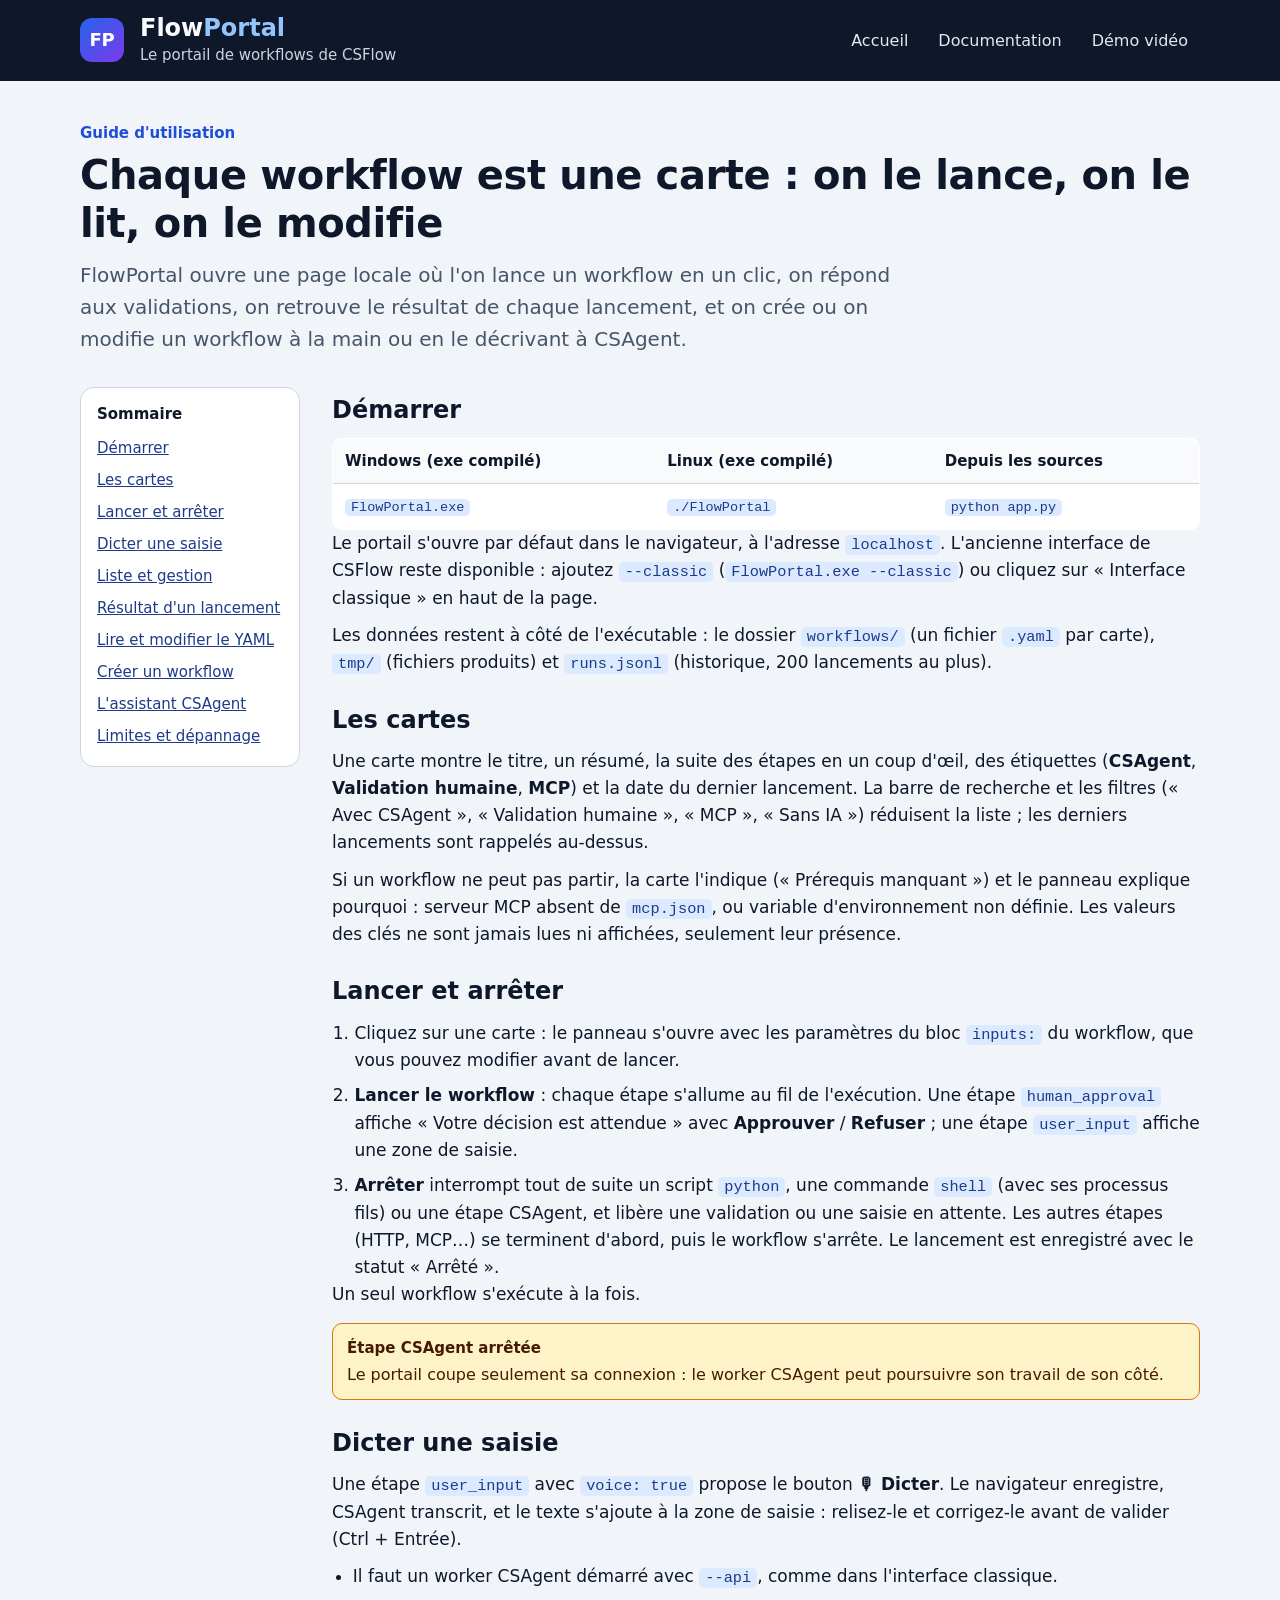
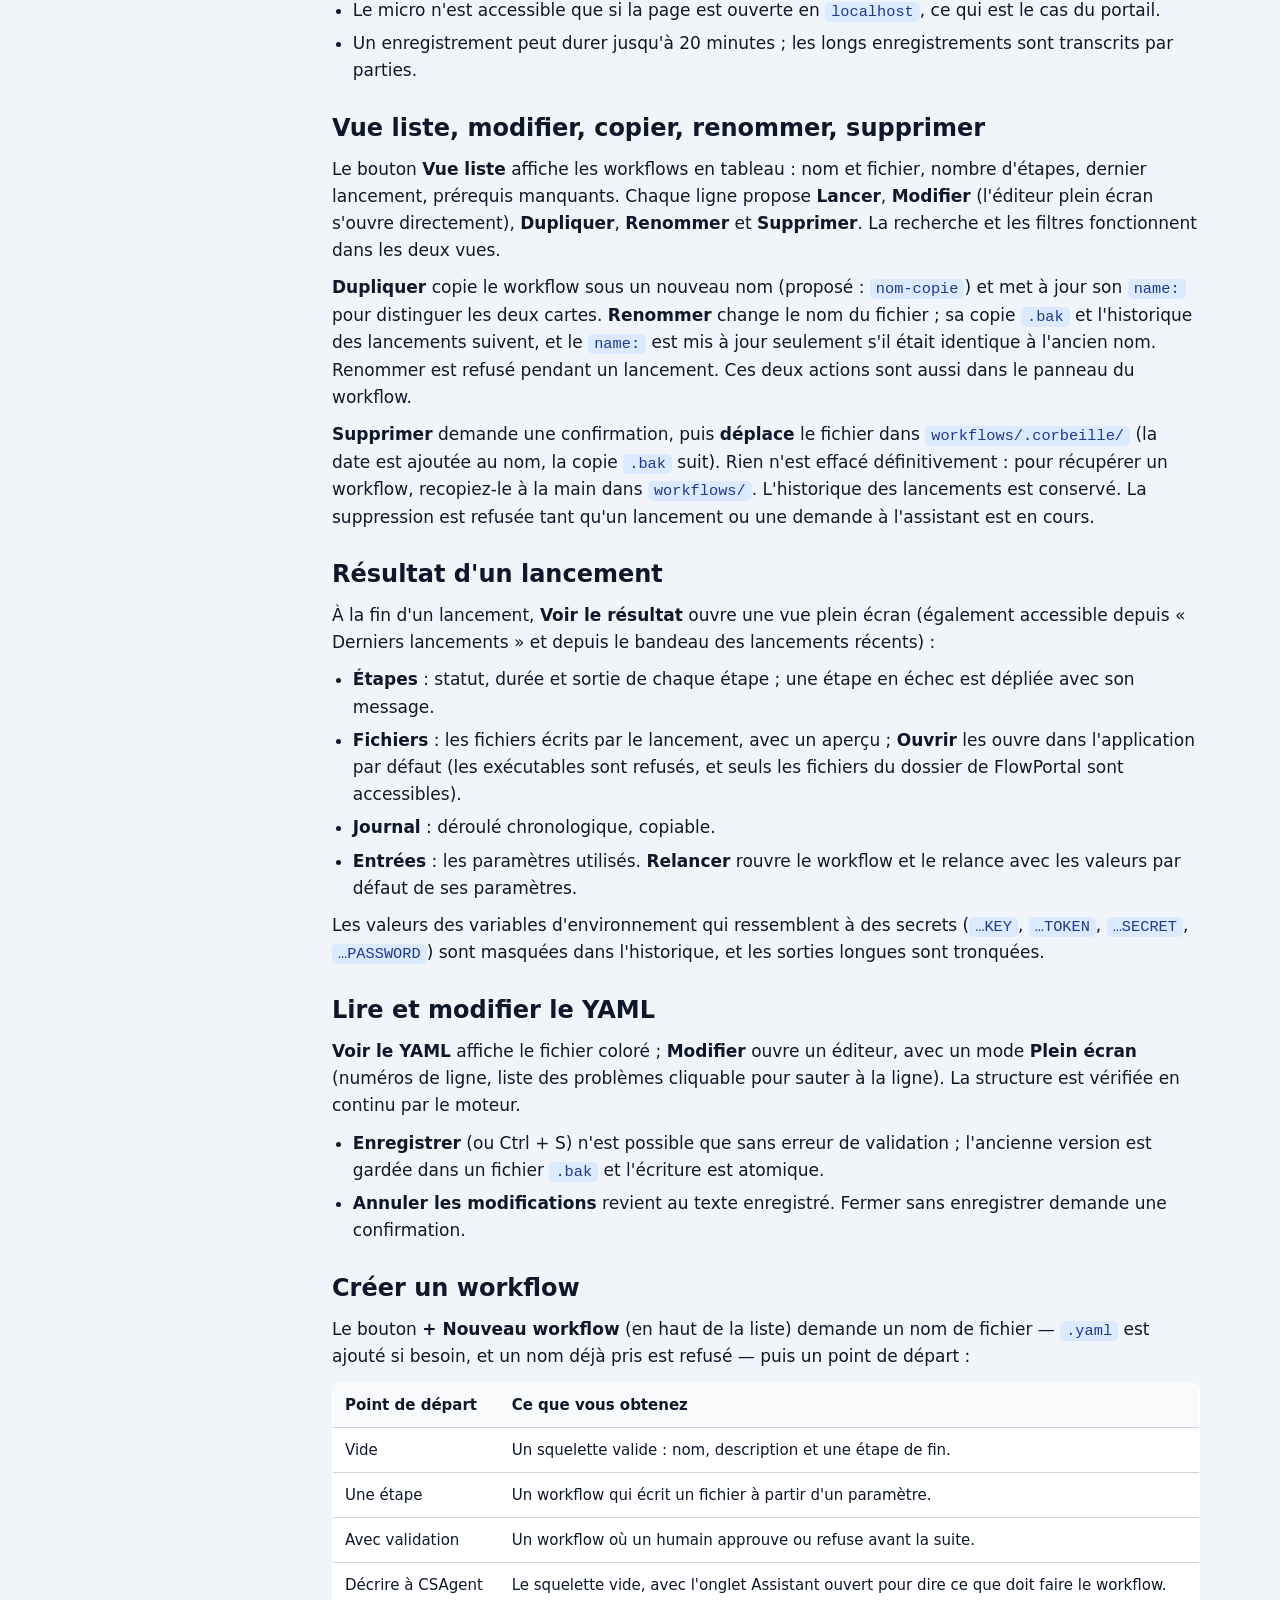
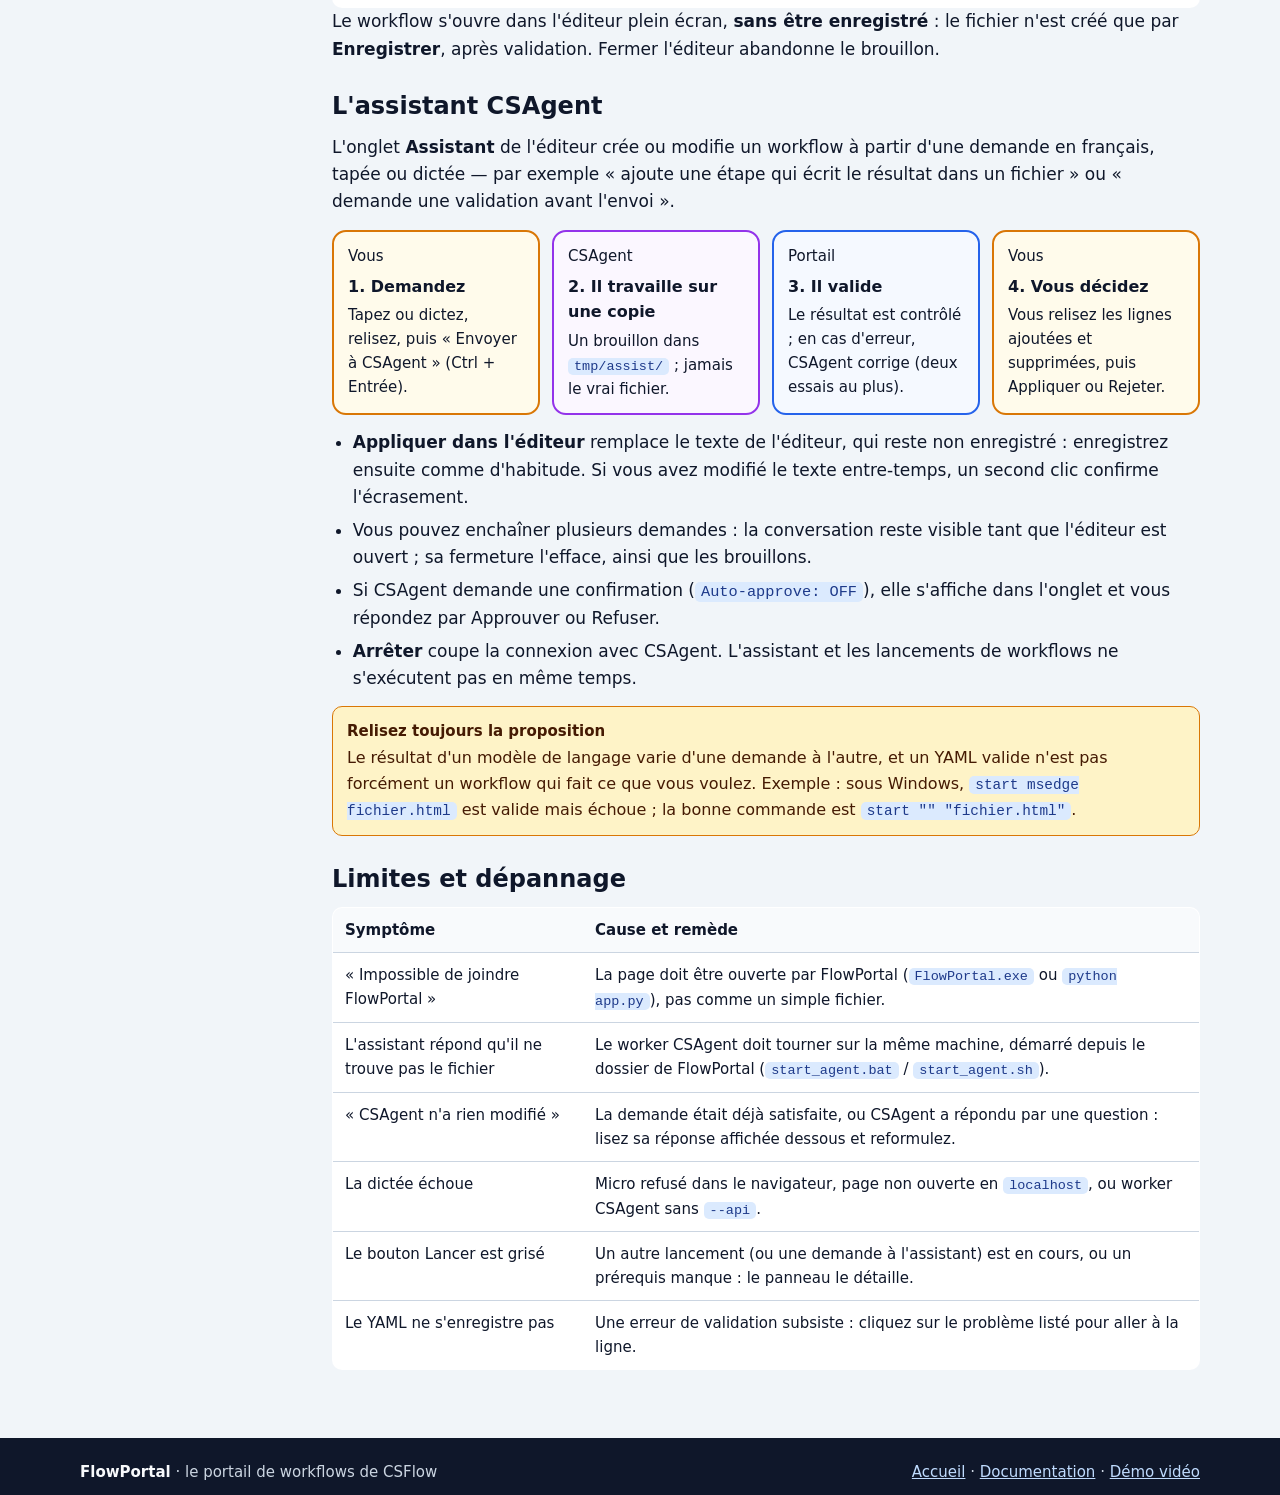
<file: docs/portail.html>
<!doctype html>
<html lang="fr">
<head>
<meta charset="utf-8">
<meta name="viewport" content="width=device-width,initial-scale=1">
<meta name="color-scheme" content="light">
<title>FlowPortal — le portail de workflows</title>
<meta name="description" content="FlowPortal : lancer un workflow en un clic, l'arrêter, dicter une saisie, lire et modifier son YAML, créer un workflow à la main ou avec l'assistant CSAgent.">
<style>
:root {
  color-scheme: light;
  --bg: #f1f5f9; --surface: #ffffff; --surface-2: #f8fafc;
  --line: #cbd5e1; --line-ui: #64748b;
  --text: #0f172a; --muted: #475569;
  --brand: #1d4ed8; --brand-soft: #dbeafe; --brand-deep: #1e3a8a;
  --head: #0f172a; --head-text: #f8fafc; --head-muted: #cbd5e1;
  --dark: #0b1220; --dark-line: #2a3a58; --dark-text: #e2e8f0; --dark-muted: #a5b4cc;

  --py: #1e3a8a;  --py-bg: #dbeafe;  --py-line: #2563eb;
  --ia: #6b21a8;  --ia-bg: #f3e8ff;  --ia-line: #9333ea;
  --hu: #854d0e;  --hu-bg: #fef3c7;  --hu-line: #d97706;
  --ok: #166534;  --ok-bg: #dcfce7;  --ok-line: #16a34a;
  --err: #991b1b; --err-bg: #fee2e2; --err-line: #dc2626;

  --focus: #1d4ed8; --focus-dark: #93c5fd;
  --font: "Segoe UI", system-ui, -apple-system, "Helvetica Neue", Arial, sans-serif;
  --mono: "Cascadia Code", "Cascadia Mono", Consolas, "SF Mono", Menlo, monospace;
  --r: 14px;
}
* { box-sizing: border-box; }
html { font-size: 100%; scroll-behavior: smooth; }
body { margin: 0; background: var(--bg); color: var(--text); font: 1.0625rem/1.6 var(--font); }
h1, h2, h3, p, ul, ol { margin: 0; }
ul, ol { padding: 0; list-style: none; }
:focus-visible { outline: 3px solid var(--focus); outline-offset: 3px; border-radius: 6px; }
header :focus-visible, .video-card :focus-visible { outline-color: var(--focus-dark); }

.skip { position: absolute; left: 12px; top: -64px; z-index: 10; background: #fff; color: var(--text);
        padding: 8px 14px; border-radius: 8px; border: 2px solid var(--brand); font-weight: 600; }
.skip:focus { top: 12px; }
.wrap { width: min(1120px, 100% - 40px); margin-inline: auto; }

/* ── En-tête sombre, comme l'application ──────────────────────────────────── */
header.top { background: var(--head); color: var(--head-text); }
header.top .wrap { display: flex; align-items: center; gap: 16px; padding: 14px 0; flex-wrap: wrap; }
.mark { flex: none; width: 44px; height: 44px; border-radius: 12px; color: #fff; font-weight: 800; font-size: 1.125rem;
        background: linear-gradient(135deg, #2563eb, #7c3aed); display: grid; place-items: center; letter-spacing: -.02em; }
.brand { display: flex; flex-direction: column; min-width: 0; }
.brand .name { font-size: 1.5rem; font-weight: 700; line-height: 1.2; }
.brand .name span { color: var(--focus-dark); }
.brand .tag { font-size: 0.9375rem; color: var(--head-muted); }
.top .spacer { flex: 1; }
.toplinks { display: flex; gap: 6px; flex-wrap: wrap; }
.toplinks a { color: #e2e8f0; text-decoration: none; padding: 8px 12px; border-radius: 8px; font-size: 1rem; }
.toplinks a:hover { background: #1e293b; color: #fff; }
.pill { display: inline-flex; align-items: center; gap: 8px; border: 1px solid #93c5fd; border-radius: 999px;
        padding: 6px 16px; font-size: 0.9375rem; font-weight: 600; background: #1e3a8a; color: #dbeafe; }
.pill i { width: 10px; height: 10px; border-radius: 50%; background: currentColor; }


.hero { padding: 40px 0 16px; }
.eyebrow { font-size: 0.9375rem; font-weight: 700; color: var(--brand); }
.hero h1 { font-size: clamp(1.75rem, 3.4vw, 2.5rem); line-height: 1.2; margin: 6px 0 12px; letter-spacing: -.01em; }
.hero p.lead { font-size: 1.25rem; color: var(--muted); max-width: 52rem; }
.layout { display: grid; grid-template-columns: 220px minmax(0, 1fr); gap: 32px; padding: 16px 0 8px; align-items: start; }
.toc { position: sticky; top: 16px; background: var(--surface); border: 1px solid var(--line); border-radius: var(--r); padding: 14px 16px; font-size: 0.9375rem; }
.toc p { font-weight: 700; margin-bottom: 6px; }
.toc a { display: block; padding: 4px 0; color: var(--brand-deep); }
main section { padding: 8px 0 20px; }
main h2 { font-size: 1.5rem; line-height: 1.3; margin-bottom: 12px; }
main h3 { font-size: 1.125rem; margin: 18px 0 6px; }
main p + p, main p + ul, main ul + p, main p + ol { margin-top: 10px; }
main ul.bul { list-style: disc; padding-left: 1.3rem; display: grid; gap: 6px; }
main ol.num-l { list-style: decimal; padding-left: 1.4rem; display: grid; gap: 8px; }
code { font-family: var(--mono); font-size: .9em; background: var(--brand-soft); color: var(--brand-deep); padding: 1px 6px; border-radius: 5px; }
pre { margin: 12px 0 0; background: var(--dark); color: var(--dark-text); border-radius: 10px; padding: 14px 16px; overflow: auto; font: .9rem/1.55 var(--mono); }
.note { margin-top: 14px; padding: 12px 14px; border-radius: 10px; background: var(--hu-bg); border: 1px solid var(--hu-line); color: #451a03; font-size: 1rem; }
.note.ok { background: var(--ok-bg); border-color: var(--ok-line); color: #052e16; }
.note b { display: block; font-size: .9375rem; margin-bottom: 2px; }
table { width: 100%; border-collapse: collapse; background: var(--surface); border: 1px solid var(--line); border-radius: 10px; overflow: hidden; font-size: .9375rem; margin-top: 12px; }
th, td { text-align: left; padding: 10px 12px; border-bottom: 1px solid var(--line); vertical-align: top; }
th { background: var(--surface-2); }
.steps { display: grid; gap: 12px; grid-template-columns: repeat(4, minmax(0, 1fr)); margin-top: 14px; }
.st { background: var(--surface); border: 2px solid var(--line-ui); border-radius: var(--r); padding: 12px 14px; font-size: .9375rem; }
.st.ia { border-color: var(--ia-line); background: #fbf7ff; }
.st.hu { border-color: var(--hu-line); background: #fffbeb; }
.st.py { border-color: var(--py-line); background: #f5f9ff; }
.st b { display: block; margin: 6px 0 4px; font-size: 1rem; }
footer { margin-top: 40px; background: var(--head); color: var(--head-muted); padding: 22px 0; font-size: 0.9375rem; }
footer .wrap { display: flex; gap: 12px 24px; justify-content: space-between; flex-wrap: wrap; }
footer strong { color: var(--head-text); } footer a { color: #bfdbfe; }
@media (max-width: 900px) { .layout { grid-template-columns: minmax(0, 1fr); } .toc { position: static; } .steps { grid-template-columns: repeat(2, minmax(0, 1fr)); } }
@media (max-width: 560px) { .steps { grid-template-columns: minmax(0, 1fr); } }
@media (prefers-reduced-motion: reduce) { html { scroll-behavior: auto; } }
</style>
</head>
<body>
<a class="skip" href="#contenu">Aller au contenu</a>
<header class="top"><div class="wrap">
  <div class="mark" aria-hidden="true">FP</div>
  <div class="brand"><p class="name">Flow<span>Portal</span></p><p class="tag">Le portail de workflows de CSFlow</p></div>
  <div class="spacer"></div>
  <nav class="toplinks" aria-label="Pages du site"><a href="index.html">Accueil</a><a href="documentation_csflow.html">Documentation</a><a href="video.html">Démo vidéo</a></nav>
</div></header>

<div class="wrap">
<div class="hero">
  <p class="eyebrow">Guide d'utilisation</p>
  <h1>Chaque workflow est une carte : on le lance, on le lit, on le modifie</h1>
  <p class="lead">FlowPortal ouvre une page locale où l'on lance un workflow en un clic, on répond aux validations, on retrouve le résultat de chaque lancement, et on crée ou on modifie un workflow à la main ou en le décrivant à CSAgent.</p>
</div>

<div class="layout">
<nav class="toc" aria-label="Sommaire"><p>Sommaire</p>
  <a href="#demarrer">Démarrer</a><a href="#cartes">Les cartes</a><a href="#lancer">Lancer et arrêter</a><a href="#dicter">Dicter une saisie</a>
  <a href="#liste">Liste et gestion</a><a href="#resultat">Résultat d'un lancement</a><a href="#yaml">Lire et modifier le YAML</a><a href="#creer">Créer un workflow</a><a href="#assistant">L'assistant CSAgent</a><a href="#limites">Limites et dépannage</a></nav>
<main id="contenu">

<section id="demarrer"><h2>Démarrer</h2>
<table><thead><tr><th>Windows (exe compilé)</th><th>Linux (exe compilé)</th><th>Depuis les sources</th></tr></thead>
<tbody><tr><td><code>FlowPortal.exe</code></td><td><code>./FlowPortal</code></td><td><code>python app.py</code></td></tr></tbody></table>
<p>Le portail s'ouvre par défaut dans le navigateur, à l'adresse <code>localhost</code>. L'ancienne interface de CSFlow reste disponible : ajoutez <code>--classic</code> (<code>FlowPortal.exe --classic</code>) ou cliquez sur « Interface classique » en haut de la page.</p>
<p>Les données restent à côté de l'exécutable : le dossier <code>workflows/</code> (un fichier <code>.yaml</code> par carte), <code>tmp/</code> (fichiers produits) et <code>runs.jsonl</code> (historique, 200 lancements au plus).</p>
</section>

<section id="cartes"><h2>Les cartes</h2>
<p>Une carte montre le titre, un résumé, la suite des étapes en un coup d'œil, des étiquettes (<b>CSAgent</b>, <b>Validation humaine</b>, <b>MCP</b>) et la date du dernier lancement. La barre de recherche et les filtres (« Avec CSAgent », « Validation humaine », « MCP », « Sans IA ») réduisent la liste ; les derniers lancements sont rappelés au-dessus.</p>
<p>Si un workflow ne peut pas partir, la carte l'indique (« Prérequis manquant ») et le panneau explique pourquoi : serveur MCP absent de <code>mcp.json</code>, ou variable d'environnement non définie. Les valeurs des clés ne sont jamais lues ni affichées, seulement leur présence.</p>
</section>

<section id="lancer"><h2>Lancer et arrêter</h2>
<ol class="num-l">
<li>Cliquez sur une carte : le panneau s'ouvre avec les paramètres du bloc <code>inputs:</code> du workflow, que vous pouvez modifier avant de lancer.</li>
<li><b>Lancer le workflow</b> : chaque étape s'allume au fil de l'exécution. Une étape <code>human_approval</code> affiche « Votre décision est attendue » avec <b>Approuver</b> / <b>Refuser</b> ; une étape <code>user_input</code> affiche une zone de saisie.</li>
<li><b>Arrêter</b> interrompt tout de suite un script <code>python</code>, une commande <code>shell</code> (avec ses processus fils) ou une étape CSAgent, et libère une validation ou une saisie en attente. Les autres étapes (HTTP, MCP…) se terminent d'abord, puis le workflow s'arrête. Le lancement est enregistré avec le statut « Arrêté ».</li></ol>
<p>Un seul workflow s'exécute à la fois.</p>
<div class="note"><b>Étape CSAgent arrêtée</b>Le portail coupe seulement sa connexion : le worker CSAgent peut poursuivre son travail de son côté.</div>
</section>

<section id="dicter"><h2>Dicter une saisie</h2>
<p>Une étape <code>user_input</code> avec <code>voice: true</code> propose le bouton <b>🎙 Dicter</b>. Le navigateur enregistre, CSAgent transcrit, et le texte s'ajoute à la zone de saisie : relisez-le et corrigez-le avant de valider (Ctrl + Entrée).</p>
<ul class="bul"><li>Il faut un worker CSAgent démarré avec <code>--api</code>, comme dans l'interface classique.</li><li>Le micro n'est accessible que si la page est ouverte en <code>localhost</code>, ce qui est le cas du portail.</li><li>Un enregistrement peut durer jusqu'à 20 minutes ; les longs enregistrements sont transcrits par parties.</li></ul>
</section>

<section id="liste"><h2>Vue liste, modifier, copier, renommer, supprimer</h2>
<p>Le bouton <b>Vue liste</b> affiche les workflows en tableau : nom et fichier, nombre d'étapes, dernier lancement, prérequis manquants. Chaque ligne propose <b>Lancer</b>, <b>Modifier</b> (l'éditeur plein écran s'ouvre directement), <b>Dupliquer</b>, <b>Renommer</b> et <b>Supprimer</b>. La recherche et les filtres fonctionnent dans les deux vues.</p>
<p><b>Dupliquer</b> copie le workflow sous un nouveau nom (proposé : <code>nom-copie</code>) et met à jour son <code>name:</code> pour distinguer les deux cartes. <b>Renommer</b> change le nom du fichier ; sa copie <code>.bak</code> et l'historique des lancements suivent, et le <code>name:</code> est mis à jour seulement s'il était identique à l'ancien nom. Renommer est refusé pendant un lancement. Ces deux actions sont aussi dans le panneau du workflow.</p>
<p><b>Supprimer</b> demande une confirmation, puis <b>déplace</b> le fichier dans <code>workflows/.corbeille/</code> (la date est ajoutée au nom, la copie <code>.bak</code> suit). Rien n'est effacé définitivement : pour récupérer un workflow, recopiez-le à la main dans <code>workflows/</code>. L'historique des lancements est conservé. La suppression est refusée tant qu'un lancement ou une demande à l'assistant est en cours.</p>
</section>

<section id="resultat"><h2>Résultat d'un lancement</h2>
<p>À la fin d'un lancement, <b>Voir le résultat</b> ouvre une vue plein écran (également accessible depuis « Derniers lancements » et depuis le bandeau des lancements récents) :</p>
<ul class="bul">
<li><b>Étapes</b> : statut, durée et sortie de chaque étape ; une étape en échec est dépliée avec son message.</li>
<li><b>Fichiers</b> : les fichiers écrits par le lancement, avec un aperçu ; <b>Ouvrir</b> les ouvre dans l'application par défaut (les exécutables sont refusés, et seuls les fichiers du dossier de FlowPortal sont accessibles).</li>
<li><b>Journal</b> : déroulé chronologique, copiable.</li>
<li><b>Entrées</b> : les paramètres utilisés. <b>Relancer</b> rouvre le workflow et le relance avec les valeurs par défaut de ses paramètres.</li></ul>
<p>Les valeurs des variables d'environnement qui ressemblent à des secrets (<code>…KEY</code>, <code>…TOKEN</code>, <code>…SECRET</code>, <code>…PASSWORD</code>) sont masquées dans l'historique, et les sorties longues sont tronquées.</p>
</section>

<section id="yaml"><h2>Lire et modifier le YAML</h2>
<p><b>Voir le YAML</b> affiche le fichier coloré ; <b>Modifier</b> ouvre un éditeur, avec un mode <b>Plein écran</b> (numéros de ligne, liste des problèmes cliquable pour sauter à la ligne). La structure est vérifiée en continu par le moteur.</p>
<ul class="bul"><li><b>Enregistrer</b> (ou Ctrl + S) n'est possible que sans erreur de validation ; l'ancienne version est gardée dans un fichier <code>.bak</code> et l'écriture est atomique.</li><li><b>Annuler les modifications</b> revient au texte enregistré. Fermer sans enregistrer demande une confirmation.</li></ul>
</section>

<section id="creer"><h2>Créer un workflow</h2>
<p>Le bouton <b>+ Nouveau workflow</b> (en haut de la liste) demande un nom de fichier — <code>.yaml</code> est ajouté si besoin, et un nom déjà pris est refusé — puis un point de départ :</p>
<table><thead><tr><th>Point de départ</th><th>Ce que vous obtenez</th></tr></thead><tbody>
<tr><td>Vide</td><td>Un squelette valide : nom, description et une étape de fin.</td></tr>
<tr><td>Une étape</td><td>Un workflow qui écrit un fichier à partir d'un paramètre.</td></tr>
<tr><td>Avec validation</td><td>Un workflow où un humain approuve ou refuse avant la suite.</td></tr>
<tr><td>Décrire à CSAgent</td><td>Le squelette vide, avec l'onglet Assistant ouvert pour dire ce que doit faire le workflow.</td></tr></tbody></table>
<p>Le workflow s'ouvre dans l'éditeur plein écran, <b>sans être enregistré</b> : le fichier n'est créé que par <b>Enregistrer</b>, après validation. Fermer l'éditeur abandonne le brouillon.</p>
</section>

<section id="assistant"><h2>L'assistant CSAgent</h2>
<p>L'onglet <b>Assistant</b> de l'éditeur crée ou modifie un workflow à partir d'une demande en français, tapée ou dictée — par exemple « ajoute une étape qui écrit le résultat dans un fichier » ou « demande une validation avant l'envoi ».</p>
<div class="steps">
<div class="st hu"><span class="chip hu">Vous</span><b>1. Demandez</b>Tapez ou dictez, relisez, puis « Envoyer à CSAgent » (Ctrl + Entrée).</div>
<div class="st ia"><span class="chip ia">CSAgent</span><b>2. Il travaille sur une copie</b>Un brouillon dans <code>tmp/assist/</code> ; jamais le vrai fichier.</div>
<div class="st py"><span class="chip py">Portail</span><b>3. Il valide</b>Le résultat est contrôlé ; en cas d'erreur, CSAgent corrige (deux essais au plus).</div>
<div class="st hu"><span class="chip hu">Vous</span><b>4. Vous décidez</b>Vous relisez les lignes ajoutées et supprimées, puis Appliquer ou Rejeter.</div></div>
<ul class="bul" style="margin-top:14px">
<li><b>Appliquer dans l'éditeur</b> remplace le texte de l'éditeur, qui reste non enregistré : enregistrez ensuite comme d'habitude. Si vous avez modifié le texte entre-temps, un second clic confirme l'écrasement.</li>
<li>Vous pouvez enchaîner plusieurs demandes : la conversation reste visible tant que l'éditeur est ouvert ; sa fermeture l'efface, ainsi que les brouillons.</li>
<li>Si CSAgent demande une confirmation (<code>Auto-approve: OFF</code>), elle s'affiche dans l'onglet et vous répondez par Approuver ou Refuser.</li>
<li><b>Arrêter</b> coupe la connexion avec CSAgent. L'assistant et les lancements de workflows ne s'exécutent pas en même temps.</li></ul>
<div class="note"><b>Relisez toujours la proposition</b>Le résultat d'un modèle de langage varie d'une demande à l'autre, et un YAML valide n'est pas forcément un workflow qui fait ce que vous voulez. Exemple : sous Windows, <code>start msedge fichier.html</code> est valide mais échoue ; la bonne commande est <code>start "" "fichier.html"</code>.</div>
</section>

<section id="limites"><h2>Limites et dépannage</h2>
<table><thead><tr><th>Symptôme</th><th>Cause et remède</th></tr></thead><tbody>
<tr><td>« Impossible de joindre FlowPortal »</td><td>La page doit être ouverte par FlowPortal (<code>FlowPortal.exe</code> ou <code>python app.py</code>), pas comme un simple fichier.</td></tr>
<tr><td>L'assistant répond qu'il ne trouve pas le fichier</td><td>Le worker CSAgent doit tourner sur la même machine, démarré depuis le dossier de FlowPortal (<code>start_agent.bat</code> / <code>start_agent.sh</code>).</td></tr>
<tr><td>« CSAgent n'a rien modifié »</td><td>La demande était déjà satisfaite, ou CSAgent a répondu par une question : lisez sa réponse affichée dessous et reformulez.</td></tr>
<tr><td>La dictée échoue</td><td>Micro refusé dans le navigateur, page non ouverte en <code>localhost</code>, ou worker CSAgent sans <code>--api</code>.</td></tr>
<tr><td>Le bouton Lancer est grisé</td><td>Un autre lancement (ou une demande à l'assistant) est en cours, ou un prérequis manque : le panneau le détaille.</td></tr>
<tr><td>Le YAML ne s'enregistre pas</td><td>Une erreur de validation subsiste : cliquez sur le problème listé pour aller à la ligne.</td></tr>
</tbody></table>
</section>
</main></div></div>

<footer><div class="wrap"><span><strong>FlowPortal</strong> · le portail de workflows de CSFlow</span><span><a href="index.html">Accueil</a> · <a href="documentation_csflow.html">Documentation</a> · <a href="video.html">Démo vidéo</a></span></div></footer>
</body></html>
</file>
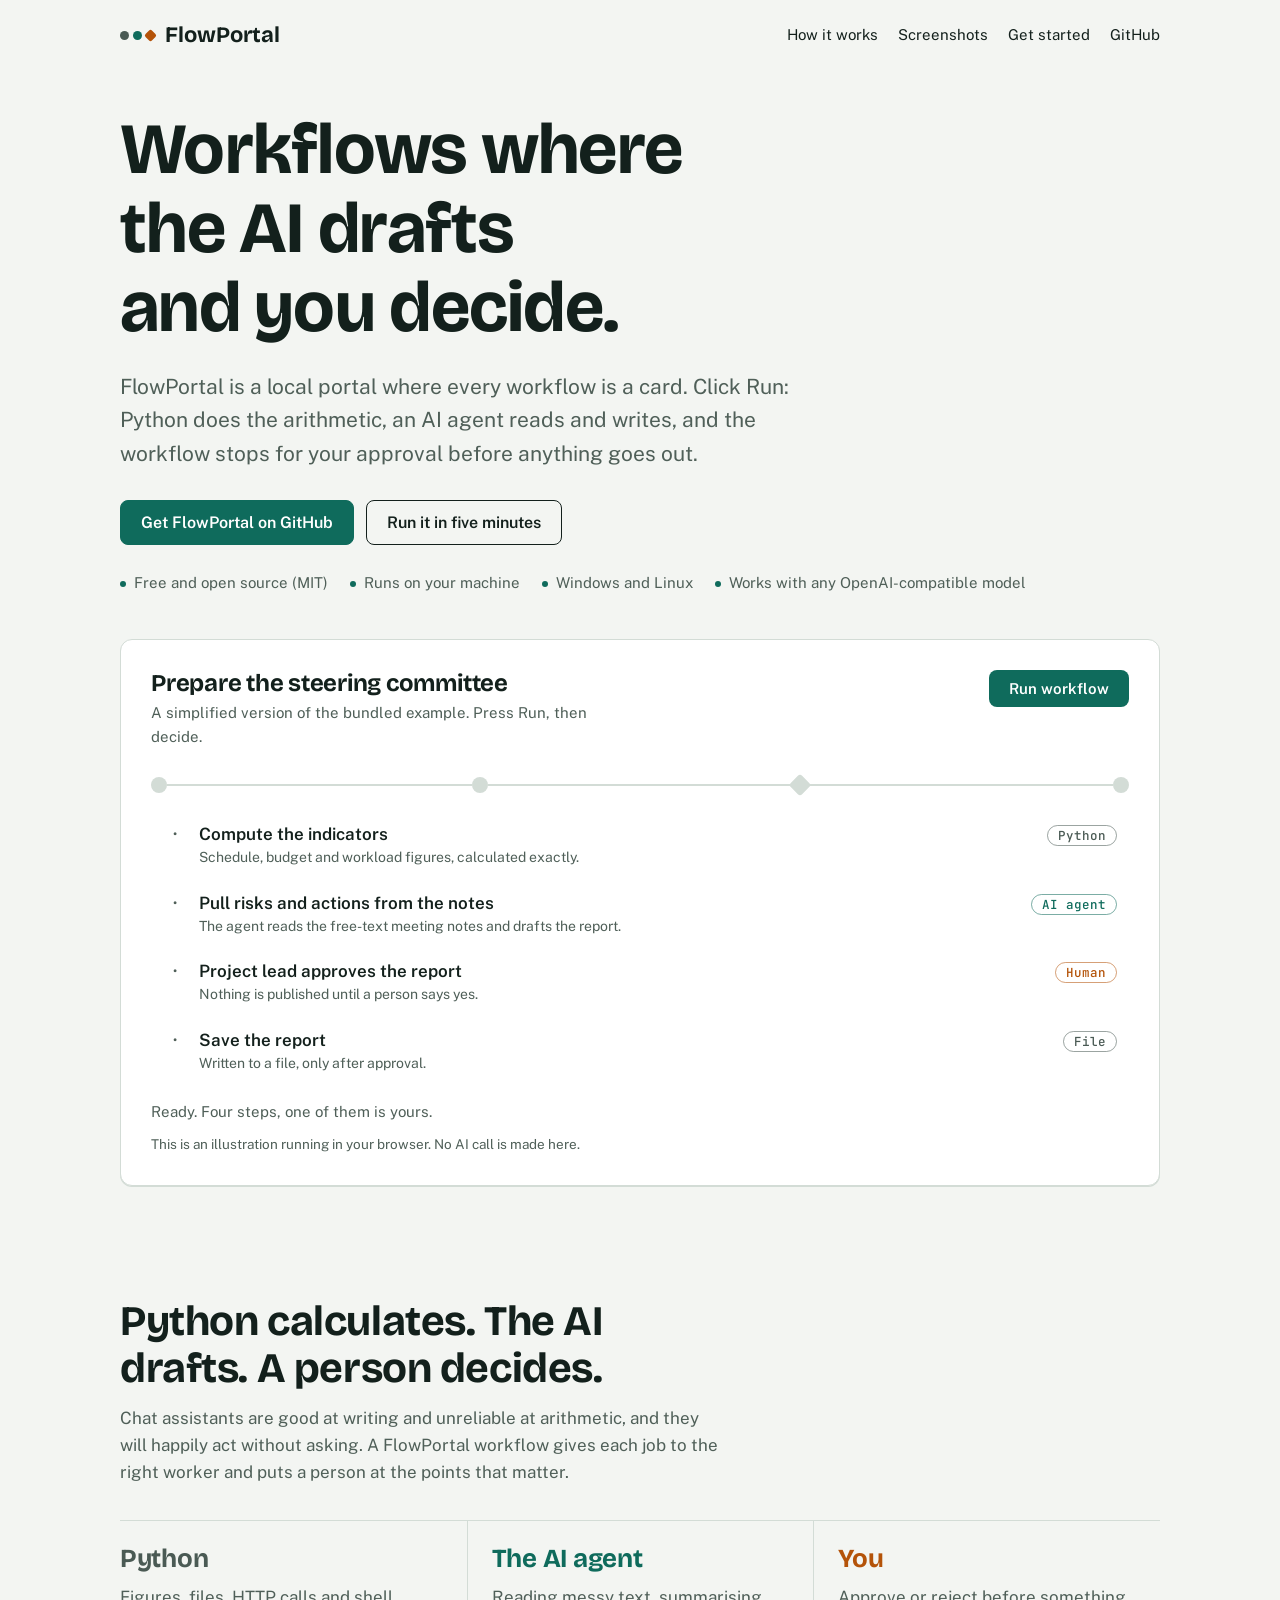
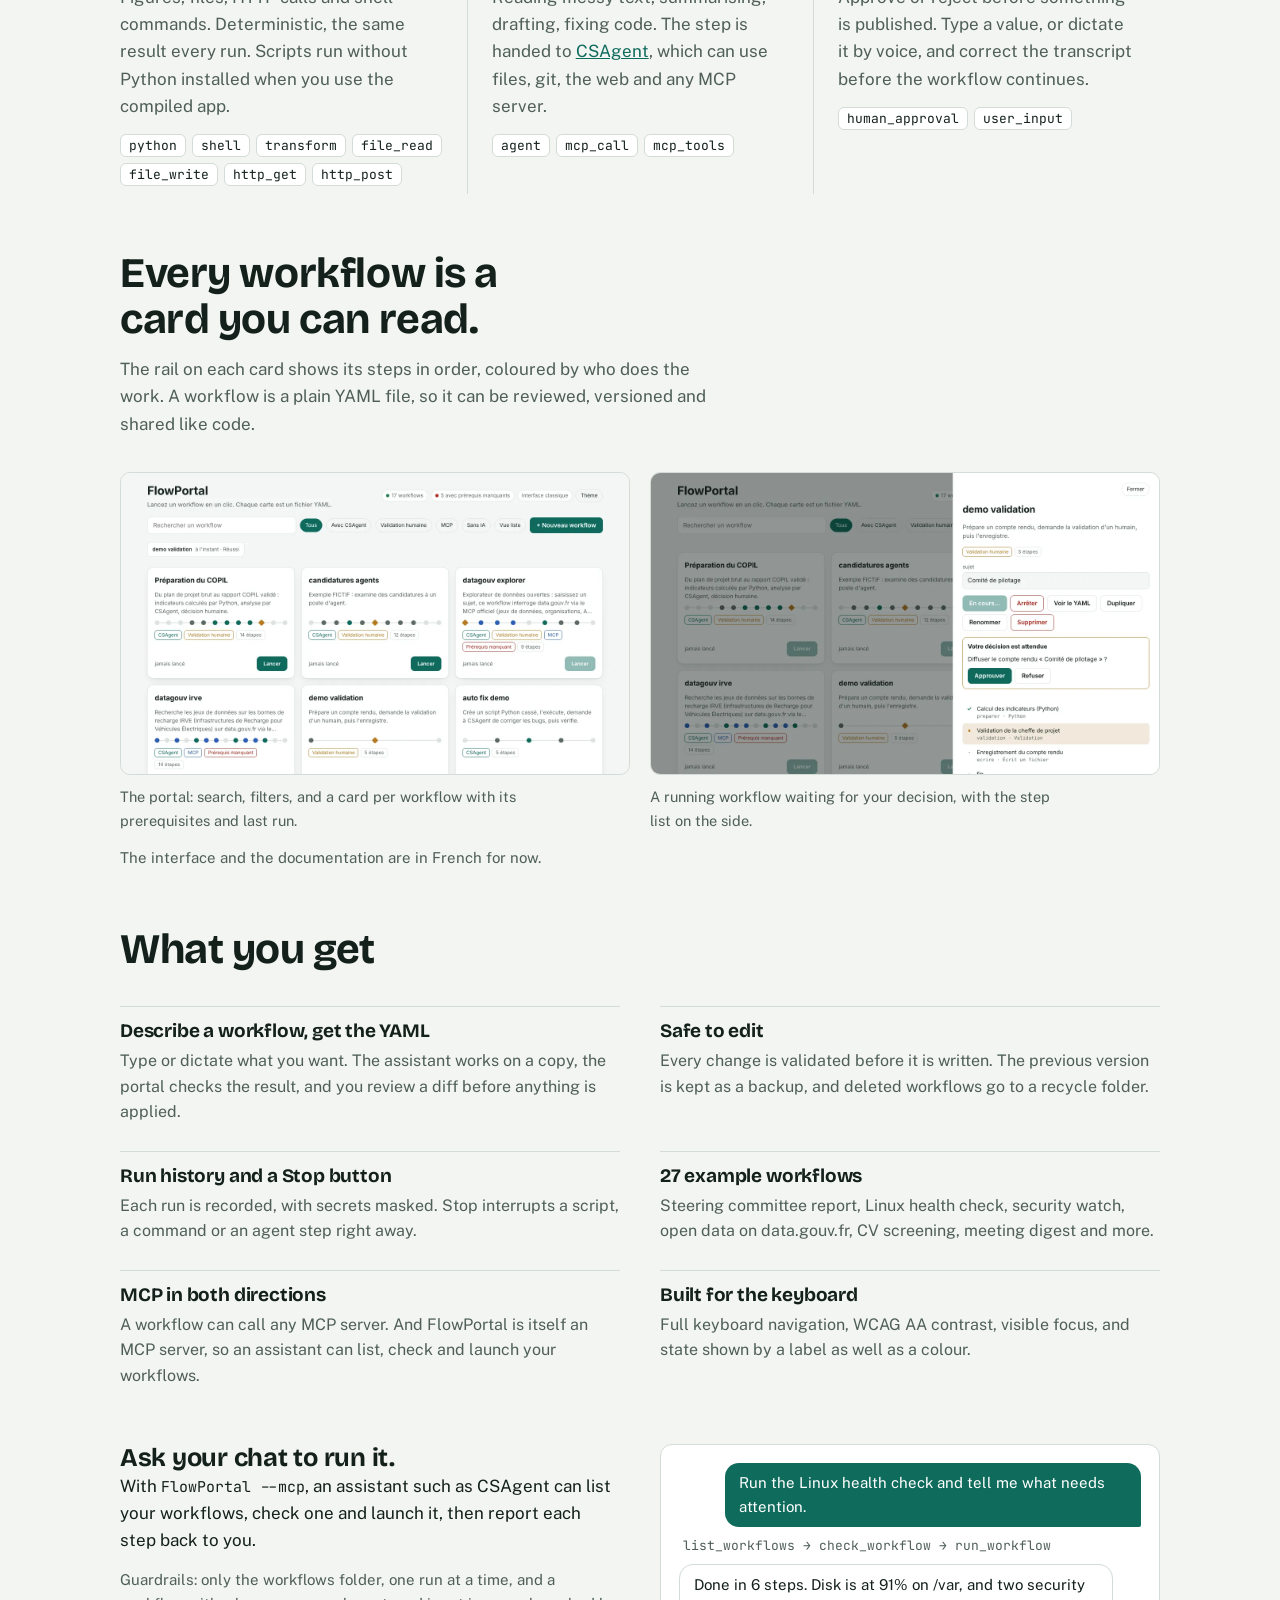
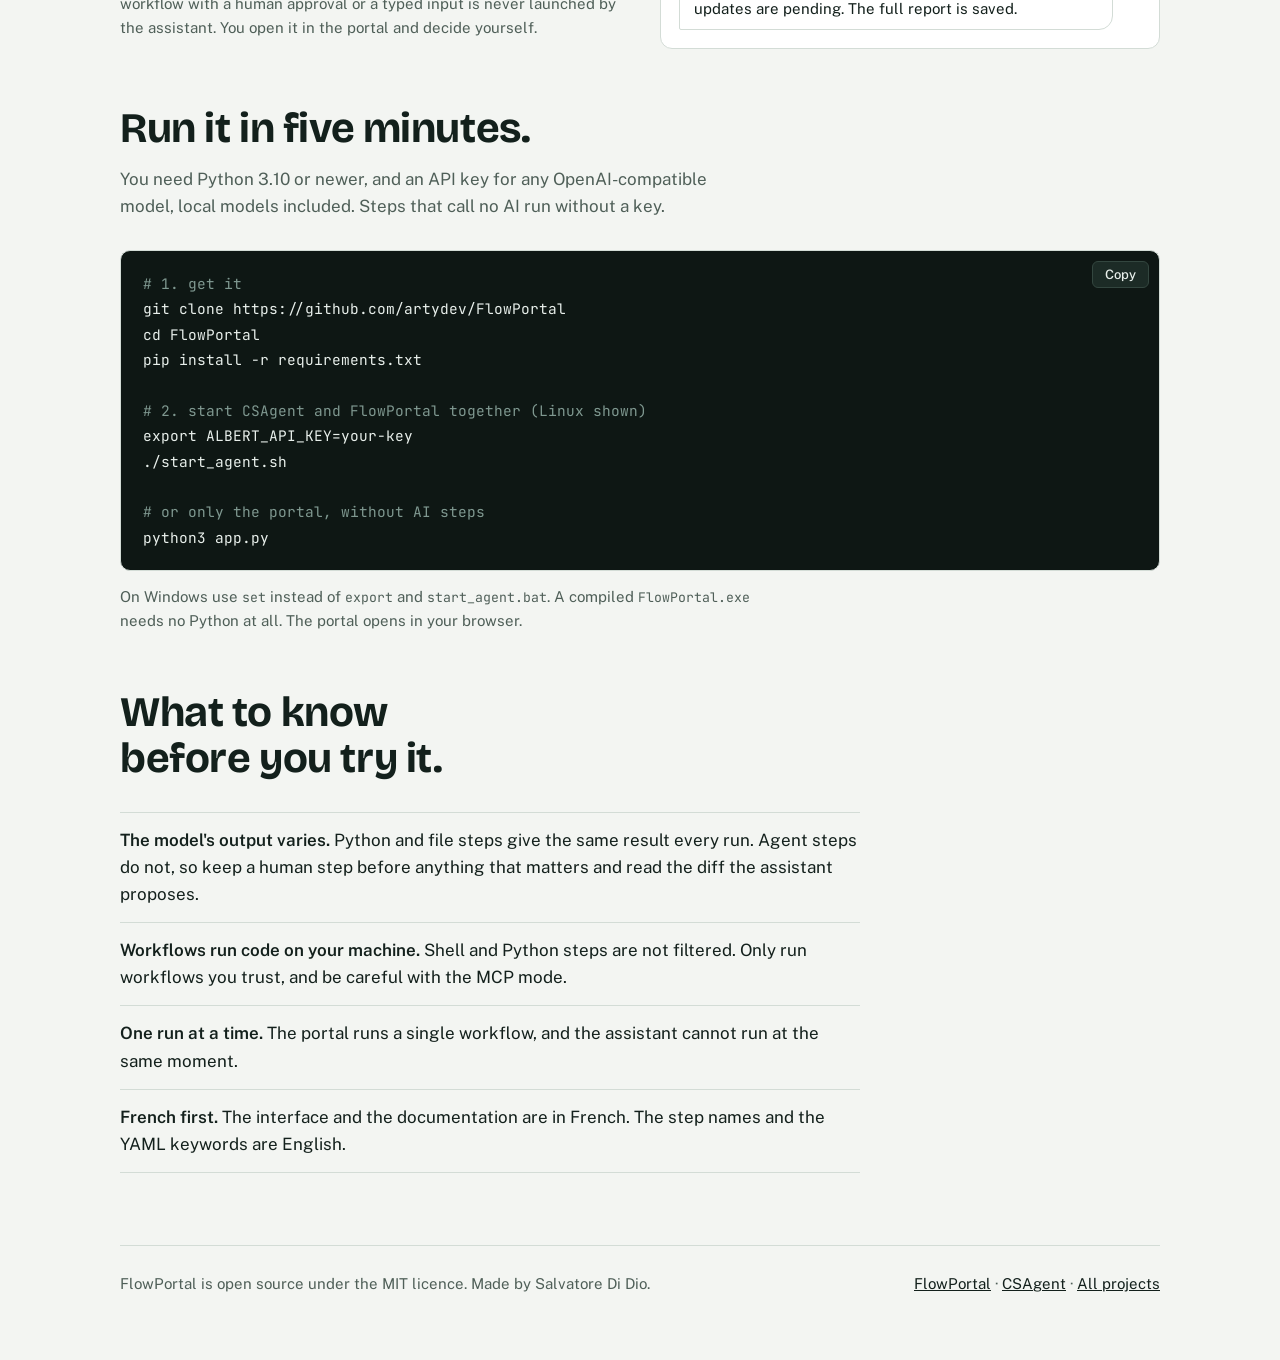
<file: docs/producthunt.html>
<!doctype html><html><head><meta charset=utf8><meta name=viewport content="width=device-width,initial-scale=1,viewport-fit=cover"><style>:root{color-scheme:light;box-sizing:border-box;padding-top:env(safe-area-inset-top,0px);padding-bottom:env(safe-area-inset-bottom,0px)}html{scroll-padding-top:env(safe-area-inset-top,0px)}body{margin:0;padding:0;font:14px -apple-system,BlinkMacSystemFont,sans-serif;background:#fff;color:#000}img{max-width:100%}[hidden]:not([hidden=until-found i]){display:none!important}</style></head><body>
<meta name="claude:viewport-fit-sides" content="cover">
<title>FlowPortal</title>
<link rel="stylesheet" href="https://fonts.googleapis.com/css2?family=Bricolage+Grotesque:opsz,wght@12..96,500;12..96,700&family=Public+Sans:wght@400;500;600&family=JetBrains+Mono:wght@400;500&display=swap">
<style>
/* Layout: one left-aligned column; the hero is a live workflow you can run; three roles in ruled columns; screenshots; install. */
:root{
  --bg:#f3f5f2; --card:#ffffff; --ink:#13201c; --mute:#4f5f58; --line:#d3dcd6;
  --py:#4a5a54; --ai:#0f6b5c; --mcp:#2f5fb8; --human:#b45309; --human-bg:#fbf0e1; --ok:#1f7a4d;
  --display:"Bricolage Grotesque","Segoe UI",system-ui,sans-serif;
  --body:"Public Sans","Segoe UI",system-ui,sans-serif;
  --mono:"JetBrains Mono",ui-monospace,Consolas,monospace;
}
@media (prefers-color-scheme:dark){:root:not([data-theme="light"]){
  --bg:#0e1714; --card:#15211d; --ink:#e8efeb; --mute:#a2b5ac; --line:#263832;
  --py:#9db0a7; --ai:#3fc2a6; --mcp:#7ea6f0; --human:#f0a04b; --human-bg:#2a2012; --ok:#56d08f; color-scheme:dark}}
:root[data-theme="dark"]{
  --bg:#0e1714; --card:#15211d; --ink:#e8efeb; --mute:#a2b5ac; --line:#263832;
  --py:#9db0a7; --ai:#3fc2a6; --mcp:#7ea6f0; --human:#f0a04b; --human-bg:#2a2012; --ok:#56d08f; color-scheme:dark}

*{box-sizing:border-box}
body{margin:0;background:var(--bg);color:var(--ink);font:400 17px/1.6 var(--body);
  padding-left:max(16px,env(safe-area-inset-left,0px));padding-right:max(16px,env(safe-area-inset-right,0px));padding-block:0 64px}
.wrap{max-width:1040px;margin:0 auto}
a{color:var(--ai)}
a:focus-visible,button:focus-visible{outline:3px solid var(--mcp);outline-offset:2px;border-radius:4px}
h1,h2,h3{font-family:var(--display);text-wrap:balance;margin:0;line-height:1.1;letter-spacing:-.01em}
p{margin:0}
code,kbd{font-family:var(--mono);font-size:.88em}

header.top{display:flex;justify-content:space-between;align-items:center;gap:16px;padding:22px 0}
.logo{font:700 22px var(--display);color:var(--ink);text-decoration:none;display:flex;align-items:center;gap:10px}
.logo i{display:flex;gap:4px;align-items:center}
.logo i b{width:9px;height:9px;border-radius:50%;background:var(--py)}
.logo i b:nth-child(2){background:var(--ai)}
.logo i b:nth-child(3){background:var(--human);border-radius:2px;transform:rotate(45deg)}
.top nav{display:flex;gap:20px;align-items:center;font-size:15px;flex-wrap:wrap}
.top nav a{color:var(--ink);text-decoration:none}
.top nav a:hover{text-decoration:underline}

.hero{padding:40px 0 56px}
.hero h1{font-size:clamp(38px,6.2vw,72px);font-weight:700;max-width:16ch}
.hero .lede{font-size:clamp(18px,2.2vw,21px);color:var(--mute);max-width:56ch;margin-top:22px}
.cta{display:flex;flex-wrap:wrap;gap:12px;margin-top:30px}
.btn{font:600 16px var(--body);padding:12px 20px;border-radius:8px;border:1.5px solid var(--ink);text-decoration:none;cursor:pointer;display:inline-block;background:transparent;color:var(--ink)}
.btn.main{background:var(--ai);border-color:var(--ai);color:#fff}
.btn:hover{filter:brightness(1.08)}
:root[data-theme="dark"] .btn.main{color:#06130f}
@media (prefers-color-scheme:dark){:root:not([data-theme="light"]) .btn.main{color:#06130f}}
.facts{display:flex;flex-wrap:wrap;gap:6px 22px;margin:26px 0 0;padding:0;list-style:none;color:var(--mute);font-size:15px}
.facts li::before{content:"";display:inline-block;width:6px;height:6px;border-radius:50%;background:var(--ai);margin-right:8px;vertical-align:middle}

/* live demo */
.demo{background:var(--card);border:1px solid var(--line);border-radius:12px;padding:clamp(18px,3vw,30px);margin-top:44px;box-shadow:0 1px 0 var(--line)}
.demo-head{display:flex;flex-wrap:wrap;justify-content:space-between;align-items:flex-start;gap:14px}
.demo-head h2{font-size:24px}
.demo-head p{color:var(--mute);font-size:15px;margin-top:4px;max-width:52ch}
.run{font:600 15px var(--body);background:var(--ai);color:#fff;border:0;border-radius:8px;padding:10px 20px;cursor:pointer;min-width:132px}
:root[data-theme="dark"] .run{color:#06130f}
@media (prefers-color-scheme:dark){:root:not([data-theme="light"]) .run{color:#06130f}}
.run[disabled]{opacity:.55;cursor:default}
.rail{display:flex;align-items:center;margin:28px 0 8px}
.rail .seg{flex:1;height:2px;background:var(--line);position:relative}
.rail .seg::after{content:"";position:absolute;inset:0;background:var(--ok);transform:scaleX(0);transform-origin:left;transition:transform .5s}
.rail .seg.on::after{transform:scaleX(1)}
.node{width:16px;height:16px;border-radius:50%;background:var(--line);flex:none;transition:background .3s,box-shadow .3s}
.node.human{border-radius:3px;transform:rotate(45deg)}
.node.run-state{box-shadow:0 0 0 5px color-mix(in srgb,var(--c) 25%,transparent);background:var(--c)}
.node.done{background:var(--c)}
.node.wait{background:var(--human);box-shadow:0 0 0 6px color-mix(in srgb,var(--human) 28%,transparent)}
.steps{list-style:none;margin:18px 0 0;padding:0;display:grid;gap:2px}
.steps li{display:grid;grid-template-columns:24px minmax(0,1fr) auto;gap:12px;align-items:baseline;padding:10px 12px;border-radius:8px}
.steps li.current{background:color-mix(in srgb,var(--c) 10%,transparent)}
.steps .g{font-family:var(--mono);color:var(--mute);text-align:center}
.steps li.done .g{color:var(--ok)}
.steps strong{font-weight:600}
.steps small{display:block;color:var(--mute);font-size:14px;line-height:1.4}
.tag{font:500 12.5px var(--mono);color:var(--c);border:1px solid color-mix(in srgb,var(--c) 55%,transparent);border-radius:999px;padding:1px 10px;white-space:nowrap}
.k-py{--c:var(--py)}.k-ai{--c:var(--ai)}.k-human{--c:var(--human)}.k-mcp{--c:var(--mcp)}
.gate{margin-top:14px;border:1.5px solid var(--human);background:var(--human-bg);border-radius:10px;padding:16px 18px}
.gate h3{font:700 17px var(--display)}
.gate p{margin:6px 0 14px}
.gate .row{display:flex;gap:10px;flex-wrap:wrap}
.gate button{font:600 15px var(--body);border-radius:8px;padding:9px 18px;cursor:pointer;border:1.5px solid var(--ink);background:var(--card);color:var(--ink)}
.gate button.yes{background:var(--ai);border-color:var(--ai);color:#fff}
:root[data-theme="dark"] .gate button.yes{color:#06130f}
@media (prefers-color-scheme:dark){:root:not([data-theme="light"]) .gate button.yes{color:#06130f}}
.status{margin-top:16px;font-size:15px;color:var(--mute);min-height:1.6em}
.status.good{color:var(--ok);font-weight:600}.status.stop{color:var(--human);font-weight:600}
.note{font-size:13.5px;color:var(--mute);margin-top:10px}

section{padding:56px 0 0}
section>h2{font-size:clamp(28px,4vw,42px);max-width:22ch}
section>.sub{color:var(--mute);max-width:60ch;margin-top:14px}

.roles{display:grid;grid-template-columns:repeat(3,minmax(0,1fr));gap:0;margin-top:34px;border-top:1px solid var(--line)}
.role{padding:24px 24px 8px 0}
.role+.role{padding-left:24px;border-left:1px solid var(--line)}
.role h3{font-size:26px;color:var(--c)}
.role p{margin-top:10px;color:var(--mute)}
.role ul{list-style:none;padding:0;margin:14px 0 0;display:flex;flex-wrap:wrap;gap:6px}
.role li{font:400 13px var(--mono);border:1px solid var(--line);border-radius:6px;padding:2px 8px;background:var(--card)}
@media (max-width:760px){.roles{grid-template-columns:1fr}.role,.role+.role{padding:22px 0;border-left:0;border-top:1px solid var(--line)}.role:first-child{border-top:0}}

.shots{display:grid;grid-template-columns:repeat(2,minmax(0,1fr));gap:20px;margin-top:34px}
.shots figure{margin:0}
.shots img{display:block;width:100%;height:auto;border:1px solid var(--line);border-radius:10px;background:var(--card)}
.shots figcaption{font-size:14.5px;color:var(--mute);margin-top:10px;max-width:46ch}
@media (max-width:760px){.shots{grid-template-columns:1fr}}

.feat{display:grid;grid-template-columns:repeat(2,minmax(0,1fr));gap:26px 40px;margin-top:34px}
.feat div{border-top:1px solid var(--line);padding-top:14px}
.feat h3{font-size:19px}
.feat p{color:var(--mute);margin-top:6px;font-size:16px}
@media (max-width:760px){.feat{grid-template-columns:1fr}}

.pair{display:grid;grid-template-columns:minmax(0,1fr) minmax(0,1fr);gap:40px;align-items:start}
@media (max-width:860px){.pair{grid-template-columns:1fr;gap:24px}}
.chat{background:var(--card);border:1px solid var(--line);border-radius:12px;padding:18px;font-size:15px;display:grid;gap:10px}
.chat .u{justify-self:end;background:var(--ai);color:#fff;border-radius:14px 14px 2px 14px;padding:8px 14px;max-width:90%}
:root[data-theme="dark"] .chat .u{color:#06130f}
@media (prefers-color-scheme:dark){:root:not([data-theme="light"]) .chat .u{color:#06130f}}
.chat .a{border:1px solid var(--line);border-radius:14px 14px 14px 2px;padding:8px 14px;max-width:94%}
.chat .t{font:400 13px var(--mono);color:var(--mute);padding-left:4px}

.code{position:relative;background:#0e1714;color:#e8efeb;border-radius:10px;margin-top:30px;border:1px solid var(--line)}
.code pre{margin:0;padding:20px 22px;overflow-x:auto;font:400 14.5px/1.75 var(--mono)}
.code .c{color:#7f9890}
.copy{position:absolute;top:10px;right:10px;font:500 13px var(--body);background:#1c2b26;color:#e8efeb;border:1px solid #33463f;border-radius:6px;padding:5px 12px;cursor:pointer}
.small{font-size:15px;color:var(--mute);margin-top:14px;max-width:70ch}

.limits{margin:30px 0 0;padding:0;list-style:none;display:grid;gap:0}
.limits li{padding:14px 0;border-top:1px solid var(--line);max-width:74ch}
.limits li:last-child{border-bottom:1px solid var(--line)}
.limits b{font-weight:600}

footer{margin-top:72px;padding-top:26px;border-top:1px solid var(--line);display:flex;flex-wrap:wrap;gap:12px 28px;justify-content:space-between;color:var(--mute);font-size:15px}
footer a{color:var(--ink)}
@media (prefers-reduced-motion:reduce){*{transition:none!important;animation:none!important}}
</style>

<div class="wrap">
<header class="top">
  <a class="logo" href="#top" id="top"><i aria-hidden="true"><b></b><b></b><b></b></i>FlowPortal</a>
  <nav aria-label="Main">
    <a href="#how">How it works</a>
    <a href="#screens">Screenshots</a>
    <a href="#start">Get started</a>
    <a href="https://github.com/artydev/FlowPortal">GitHub</a>
  </nav>
</header>

<main>
<div class="hero">
  <h1>Workflows where the AI drafts and you decide.</h1>
  <p class="lede">FlowPortal is a local portal where every workflow is a card. Click Run: Python does the arithmetic, an AI agent reads and writes, and the workflow stops for your approval before anything goes out.</p>
  <div class="cta">
    <a class="btn main" href="https://github.com/artydev/FlowPortal">Get FlowPortal on GitHub</a>
    <a class="btn" href="#start">Run it in five minutes</a>
  </div>
  <ul class="facts" aria-label="Key facts">
    <li>Free and open source (MIT)</li>
    <li>Runs on your machine</li>
    <li>Windows and Linux</li>
    <li>Works with any OpenAI-compatible model</li>
  </ul>

  <div class="demo" id="demo" aria-labelledby="demo-title">
    <div class="demo-head">
      <div>
        <h2 id="demo-title">Prepare the steering committee</h2>
        <p>A simplified version of the bundled example. Press Run, then decide.</p>
      </div>
      <button class="run" id="run" type="button">Run workflow</button>
    </div>
    <div class="rail" id="rail" aria-hidden="true">
      <span class="node k-py"></span><span class="seg"></span>
      <span class="node k-ai"></span><span class="seg"></span>
      <span class="node human k-human"></span><span class="seg"></span>
      <span class="node k-py"></span>
    </div>
    <ol class="steps" id="steps">
      <li class="k-py"><span class="g">·</span><span><strong>Compute the indicators</strong><small>Schedule, budget and workload figures, calculated exactly.</small></span><span class="tag">Python</span></li>
      <li class="k-ai"><span class="g">·</span><span><strong>Pull risks and actions from the notes</strong><small>The agent reads the free-text meeting notes and drafts the report.</small></span><span class="tag">AI agent</span></li>
      <li class="k-human"><span class="g">·</span><span><strong>Project lead approves the report</strong><small>Nothing is published until a person says yes.</small></span><span class="tag">Human</span></li>
      <li class="k-py"><span class="g">·</span><span><strong>Save the report</strong><small>Written to a file, only after approval.</small></span><span class="tag">File</span></li>
    </ol>
    <div class="gate" id="gate" hidden>
      <h3>Your decision is expected</h3>
      <p>Publish the steering committee report?</p>
      <div class="row"><button class="yes" id="yes" type="button">Approve</button><button id="no" type="button">Reject</button></div>
    </div>
    <p class="status" id="status" role="status" aria-live="polite">Ready. Four steps, one of them is yours.</p>
    <p class="note">This is an illustration running in your browser. No AI call is made here.</p>
  </div>
</div>

<section id="how">
  <h2>Python calculates. The AI drafts. A person decides.</h2>
  <p class="sub">Chat assistants are good at writing and unreliable at arithmetic, and they will happily act without asking. A FlowPortal workflow gives each job to the right worker and puts a person at the points that matter.</p>
  <div class="roles">
    <div class="role k-py">
      <h3>Python</h3>
      <p>Figures, files, HTTP calls and shell commands. Deterministic, the same result every run. Scripts run without Python installed when you use the compiled app.</p>
      <ul><li>python</li><li>shell</li><li>transform</li><li>file_read</li><li>file_write</li><li>http_get</li><li>http_post</li></ul>
    </div>
    <div class="role k-ai">
      <h3>The AI agent</h3>
      <p>Reading messy text, summarising, drafting, fixing code. The step is handed to <a href="https://github.com/artydev/CSAgent">CSAgent</a>, which can use files, git, the web and any MCP server.</p>
      <ul><li>agent</li><li>mcp_call</li><li>mcp_tools</li></ul>
    </div>
    <div class="role k-human">
      <h3>You</h3>
      <p>Approve or reject before something is published. Type a value, or dictate it by voice, and correct the transcript before the workflow continues.</p>
      <ul><li>human_approval</li><li>user_input</li></ul>
    </div>
  </div>
</section>

<section id="screens">
  <h2>Every workflow is a card you can read.</h2>
  <p class="sub">The rail on each card shows its steps in order, coloured by who does the work. A workflow is a plain YAML file, so it can be reviewed, versioned and shared like code.</p>
  <div class="shots">
    <figure>
      <img src="[data-uri]" width="1280" height="760" alt="FlowPortal home screen: a grid of workflow cards, each with a rail of coloured steps, filters and a Run button" loading="lazy">
      <figcaption>The portal: search, filters, and a card per workflow with its prerequisites and last run.</figcaption>
    </figure>
    <figure>
      <img src="[data-uri]" width="1280" height="760" alt="A running workflow paused on an orange box asking the user to approve or reject before continuing" loading="lazy">
      <figcaption>A running workflow waiting for your decision, with the step list on the side.</figcaption>
    </figure>
  </div>
  <p class="small">The interface and the documentation are in French for now.</p>
</section>

<section>
  <h2>What you get</h2>
  <div class="feat">
    <div><h3>Describe a workflow, get the YAML</h3><p>Type or dictate what you want. The assistant works on a copy, the portal checks the result, and you review a diff before anything is applied.</p></div>
    <div><h3>Safe to edit</h3><p>Every change is validated before it is written. The previous version is kept as a backup, and deleted workflows go to a recycle folder.</p></div>
    <div><h3>Run history and a Stop button</h3><p>Each run is recorded, with secrets masked. Stop interrupts a script, a command or an agent step right away.</p></div>
    <div><h3>27 example workflows</h3><p>Steering committee report, Linux health check, security watch, open data on data.gouv.fr, CV screening, meeting digest and more.</p></div>
    <div><h3>MCP in both directions</h3><p>A workflow can call any MCP server. And FlowPortal is itself an MCP server, so an assistant can list, check and launch your workflows.</p></div>
    <div><h3>Built for the keyboard</h3><p>Full keyboard navigation, WCAG AA contrast, visible focus, and state shown by a label as well as a colour.</p></div>
  </div>
</section>

<section>
  <div class="pair">
    <div>
      <h2>Ask your chat to run it.</h2>
      <p class="sub">With <code>FlowPortal --mcp</code>, an assistant such as CSAgent can list your workflows, check one and launch it, then report each step back to you.</p>
      <p class="small">Guardrails: only the workflows folder, one run at a time, and a workflow with a human approval or a typed input is never launched by the assistant. You open it in the portal and decide yourself.</p>
    </div>
    <div class="chat" aria-label="Example conversation">
      <div class="u">Run the Linux health check and tell me what needs attention.</div>
      <div class="t">list_workflows → check_workflow → run_workflow</div>
      <div class="a">Done in 6 steps. Disk is at 91% on /var, and two security updates are pending. The full report is saved.</div>
    </div>
  </div>
</section>

<section id="start">
  <h2>Run it in five minutes.</h2>
  <p class="sub">You need Python 3.10 or newer, and an API key for any OpenAI-compatible model, local models included. Steps that call no AI run without a key.</p>
  <div class="code">
    <button class="copy" type="button" id="copy">Copy</button>
<pre id="cmds"><span class="c"># 1. get it</span>
git clone https://github.com/artydev/FlowPortal
cd FlowPortal
pip install -r requirements.txt

<span class="c"># 2. start CSAgent and FlowPortal together (Linux shown)</span>
export ALBERT_API_KEY=your-key
./start_agent.sh

<span class="c"># or only the portal, without AI steps</span>
python3 app.py</pre>
  </div>
  <p class="small">On Windows use <code>set</code> instead of <code>export</code> and <code>start_agent.bat</code>. A compiled <code>FlowPortal.exe</code> needs no Python at all. The portal opens in your browser.</p>
</section>

<section>
  <h2>What to know before you try it.</h2>
  <ul class="limits">
    <li><b>The model's output varies.</b> Python and file steps give the same result every run. Agent steps do not, so keep a human step before anything that matters and read the diff the assistant proposes.</li>
    <li><b>Workflows run code on your machine.</b> Shell and Python steps are not filtered. Only run workflows you trust, and be careful with the MCP mode.</li>
    <li><b>One run at a time.</b> The portal runs a single workflow, and the assistant cannot run at the same moment.</li>
    <li><b>French first.</b> The interface and the documentation are in French. The step names and the YAML keywords are English.</li>
  </ul>
</section>
</main>

<footer>
  <span>FlowPortal is open source under the MIT licence. Made by Salvatore Di Dio.</span>
  <span><a href="https://github.com/artydev/FlowPortal">FlowPortal</a> · <a href="https://github.com/artydev/CSAgent">CSAgent</a> · <a href="https://artydev.github.io/">All projects</a></span>
</footer>
</div>

<script>
(function(){
  var run=document.getElementById('run'), gate=document.getElementById('gate'), status=document.getElementById('status');
  var items=[].slice.call(document.querySelectorAll('#steps li')), nodes=[].slice.call(document.querySelectorAll('#rail .node')), segs=[].slice.call(document.querySelectorAll('#rail .seg'));
  var timers=[];
  function later(f,ms){timers.push(setTimeout(f,ms))}
  function clear(){timers.forEach(clearTimeout);timers=[]}
  function mark(i,state){
    var li=items[i], n=nodes[i];
    li.classList.toggle('current',state==='run'||state==='wait');
    li.classList.toggle('done',state==='done');
    li.querySelector('.g').textContent = state==='done'?'✓':(state==='run'?'…':(state==='wait'?'◆':(state==='stop'?'✗':'·')));
    n.classList.remove('run-state','done','wait');
    if(state==='run')n.classList.add('run-state'); if(state==='done')n.classList.add('done'); if(state==='wait')n.classList.add('wait');
    if(state==='done'&&segs[i])segs[i].classList.add('on');
  }
  function reset(){
    clear(); gate.hidden=true;
    items.forEach(function(_,i){mark(i,'idle')}); segs.forEach(function(s){s.classList.remove('on')});
    status.className='status'; status.textContent='Ready. Four steps, one of them is yours.';
  }
  function say(t,c){status.className='status'+(c?' '+c:''); status.textContent=t}
  function go(){
    reset(); run.disabled=true; run.textContent='Running…';
    mark(0,'run'); say('Computing the indicators with Python…');
    later(function(){mark(0,'done');mark(1,'run');say('The agent is drafting the report from the notes…')},900);
    later(function(){mark(1,'done');mark(2,'wait');gate.hidden=false;say('Waiting for your decision. Nothing has been saved yet.');document.getElementById('yes').focus({preventScroll:true})},2300);
  }
  document.getElementById('yes').addEventListener('click',function(){
    gate.hidden=true; mark(2,'done'); mark(3,'run'); say('Approved. Saving the report…');
    later(function(){mark(3,'done');say('Workflow complete. 4 steps, 1 approval.','good');run.disabled=false;run.textContent='Run again'},800);
  });
  document.getElementById('no').addEventListener('click',function(){
    gate.hidden=true; mark(2,'stop'); items[2].classList.remove('current'); nodes[2].classList.remove('wait');
    say('Rejected. The workflow stopped and nothing was written.','stop'); run.disabled=false; run.textContent='Run again';
  });
  run.addEventListener('click',go);

  var cb=document.getElementById('copy');
  cb.addEventListener('click',function(){
    var pre=document.getElementById('cmds'), text=pre.innerText;
    function sel(){var r=document.createRange();r.selectNodeContents(pre);var s=getSelection();s.removeAllRanges();s.addRange(r)}
    try{navigator.clipboard.writeText(text).then(function(){cb.textContent='Copied'},function(){sel();cb.textContent='Press Ctrl+C'})}catch(e){sel();cb.textContent='Press Ctrl+C'}
    setTimeout(function(){cb.textContent='Copy'},2200);
  });
})();
</script>

</body></html>
</file>
